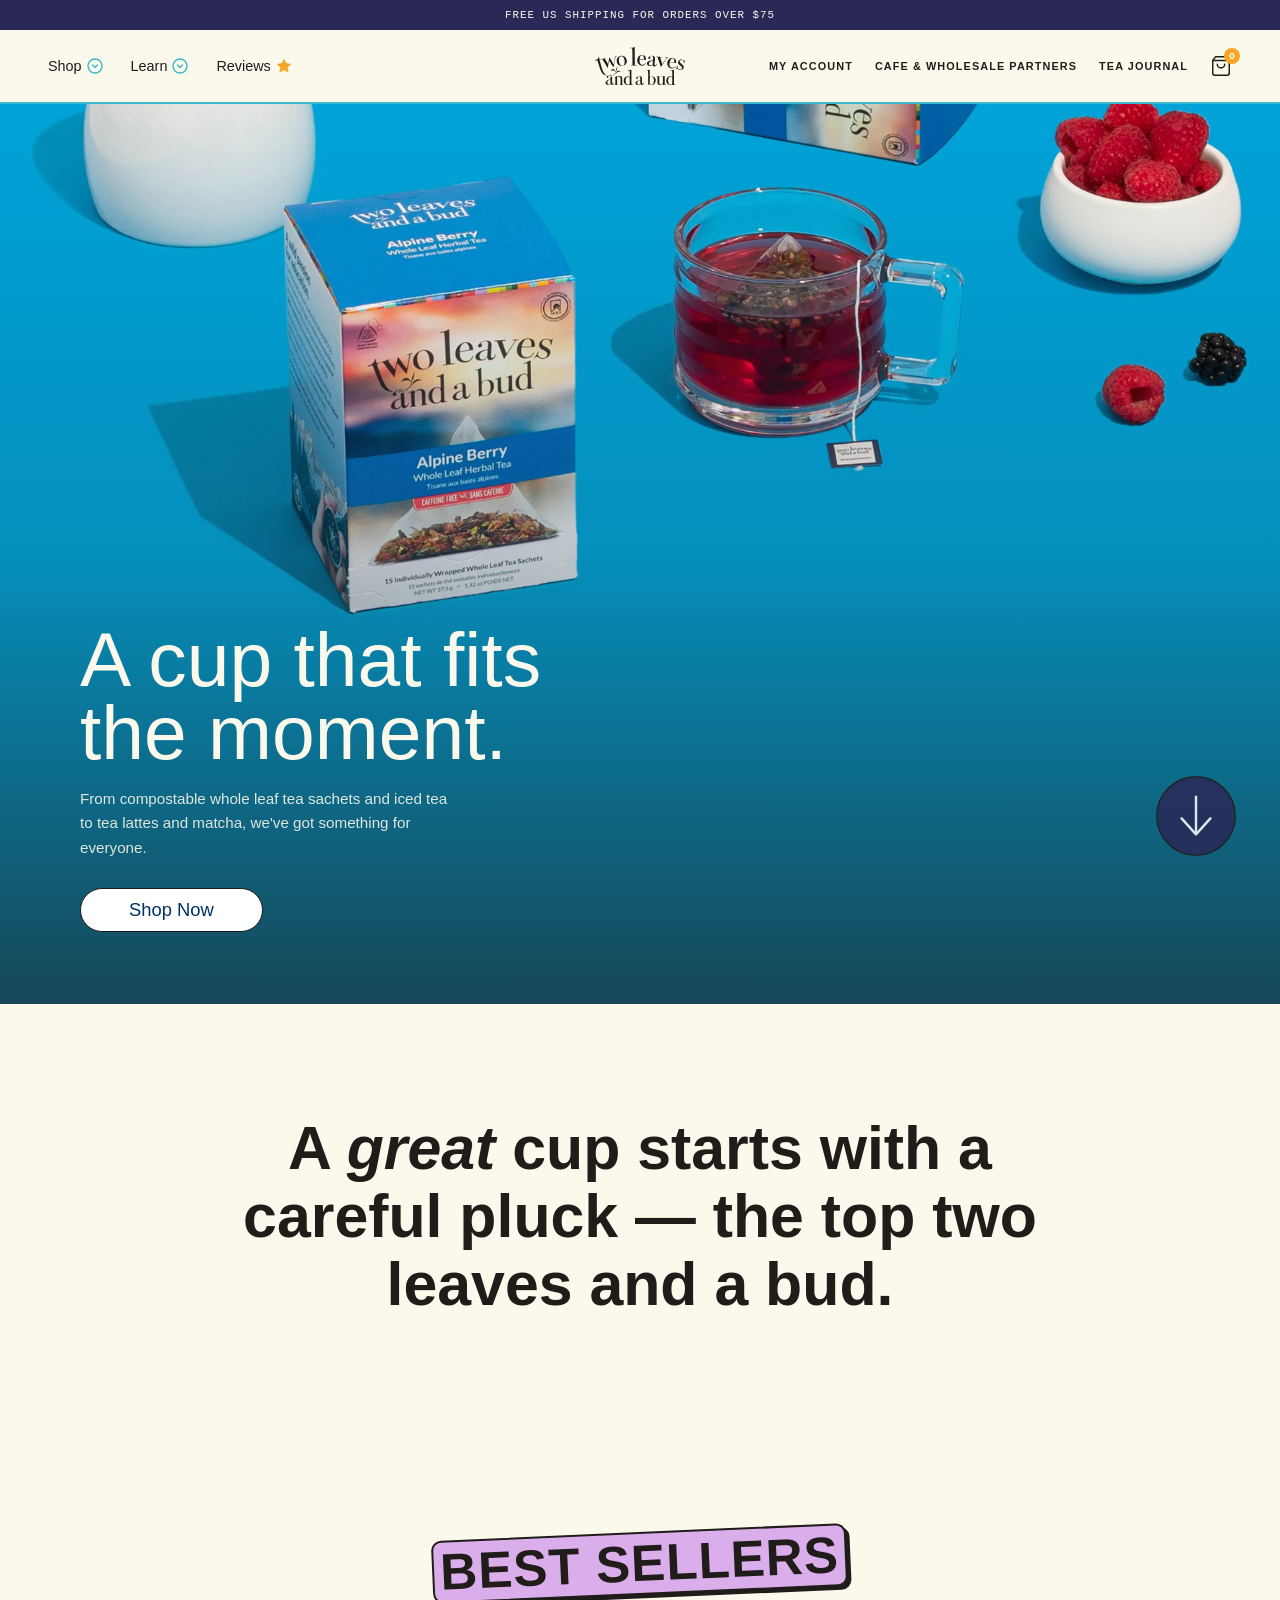
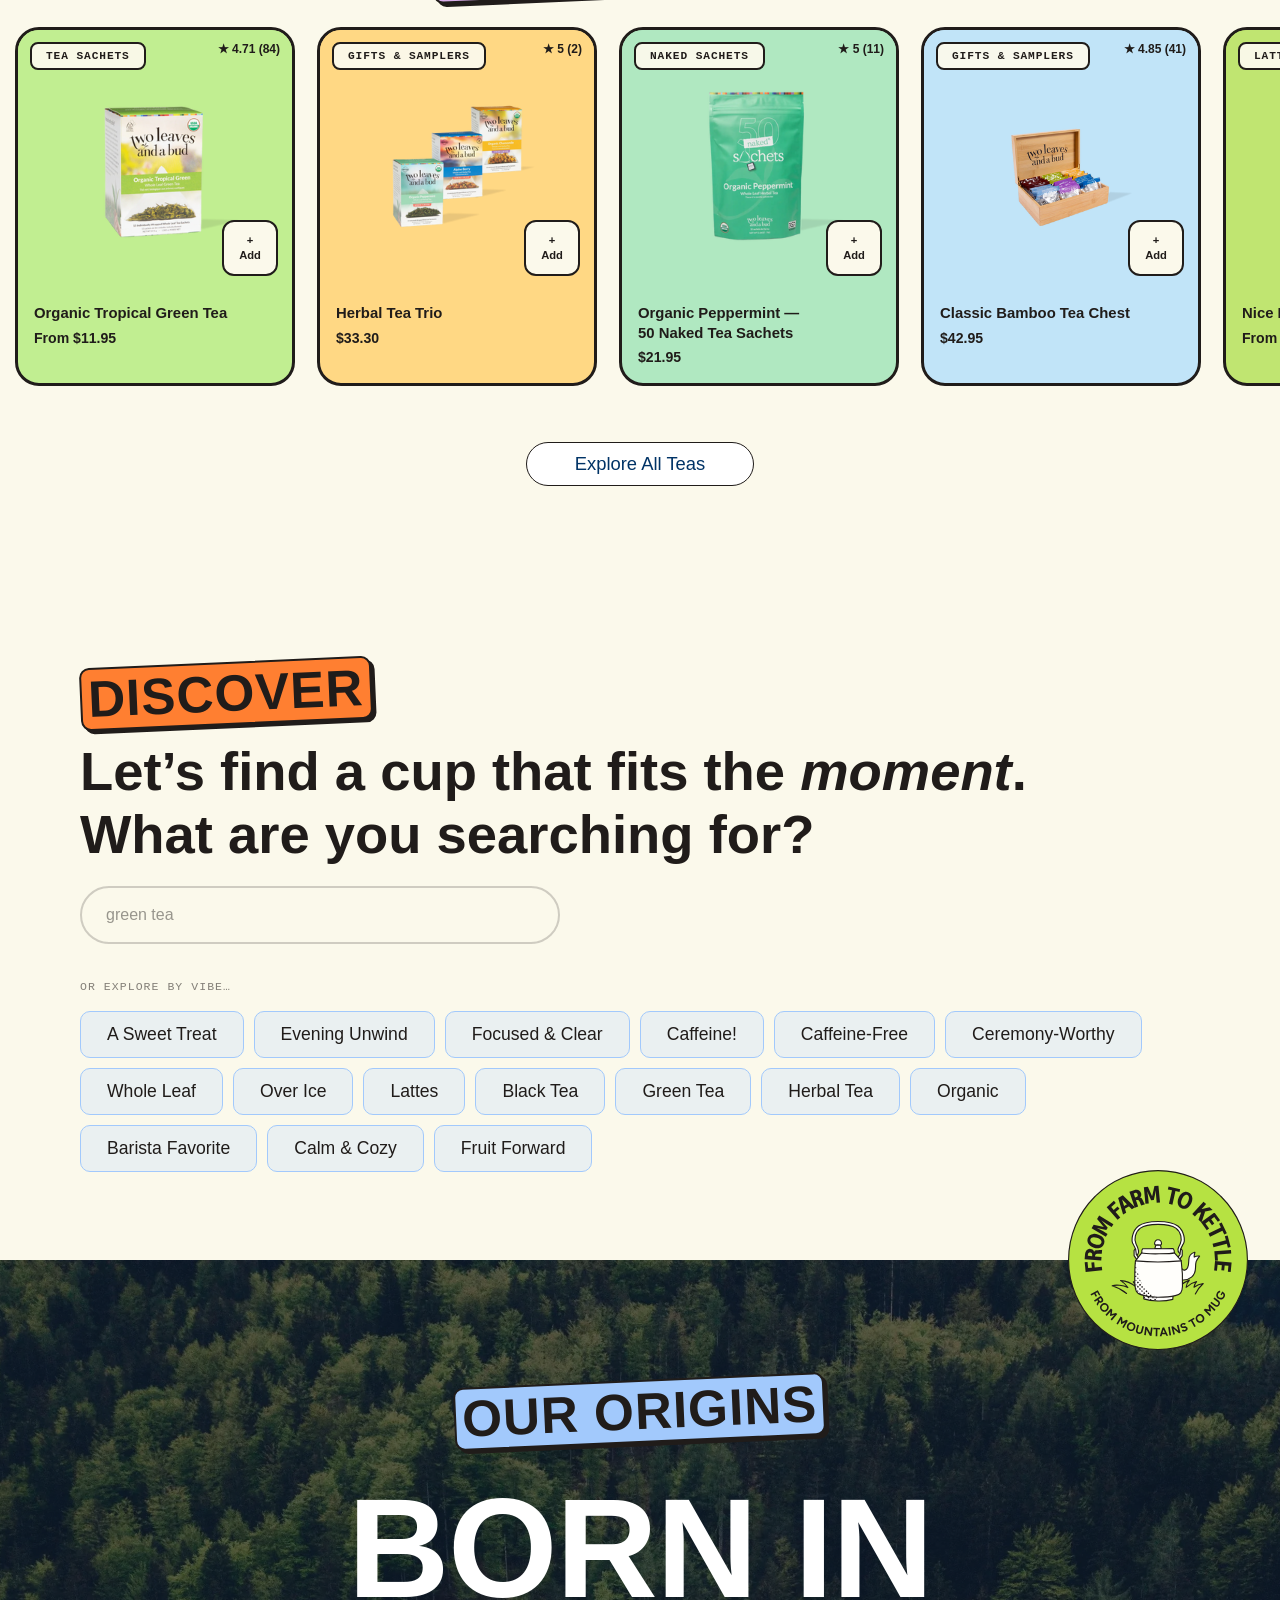
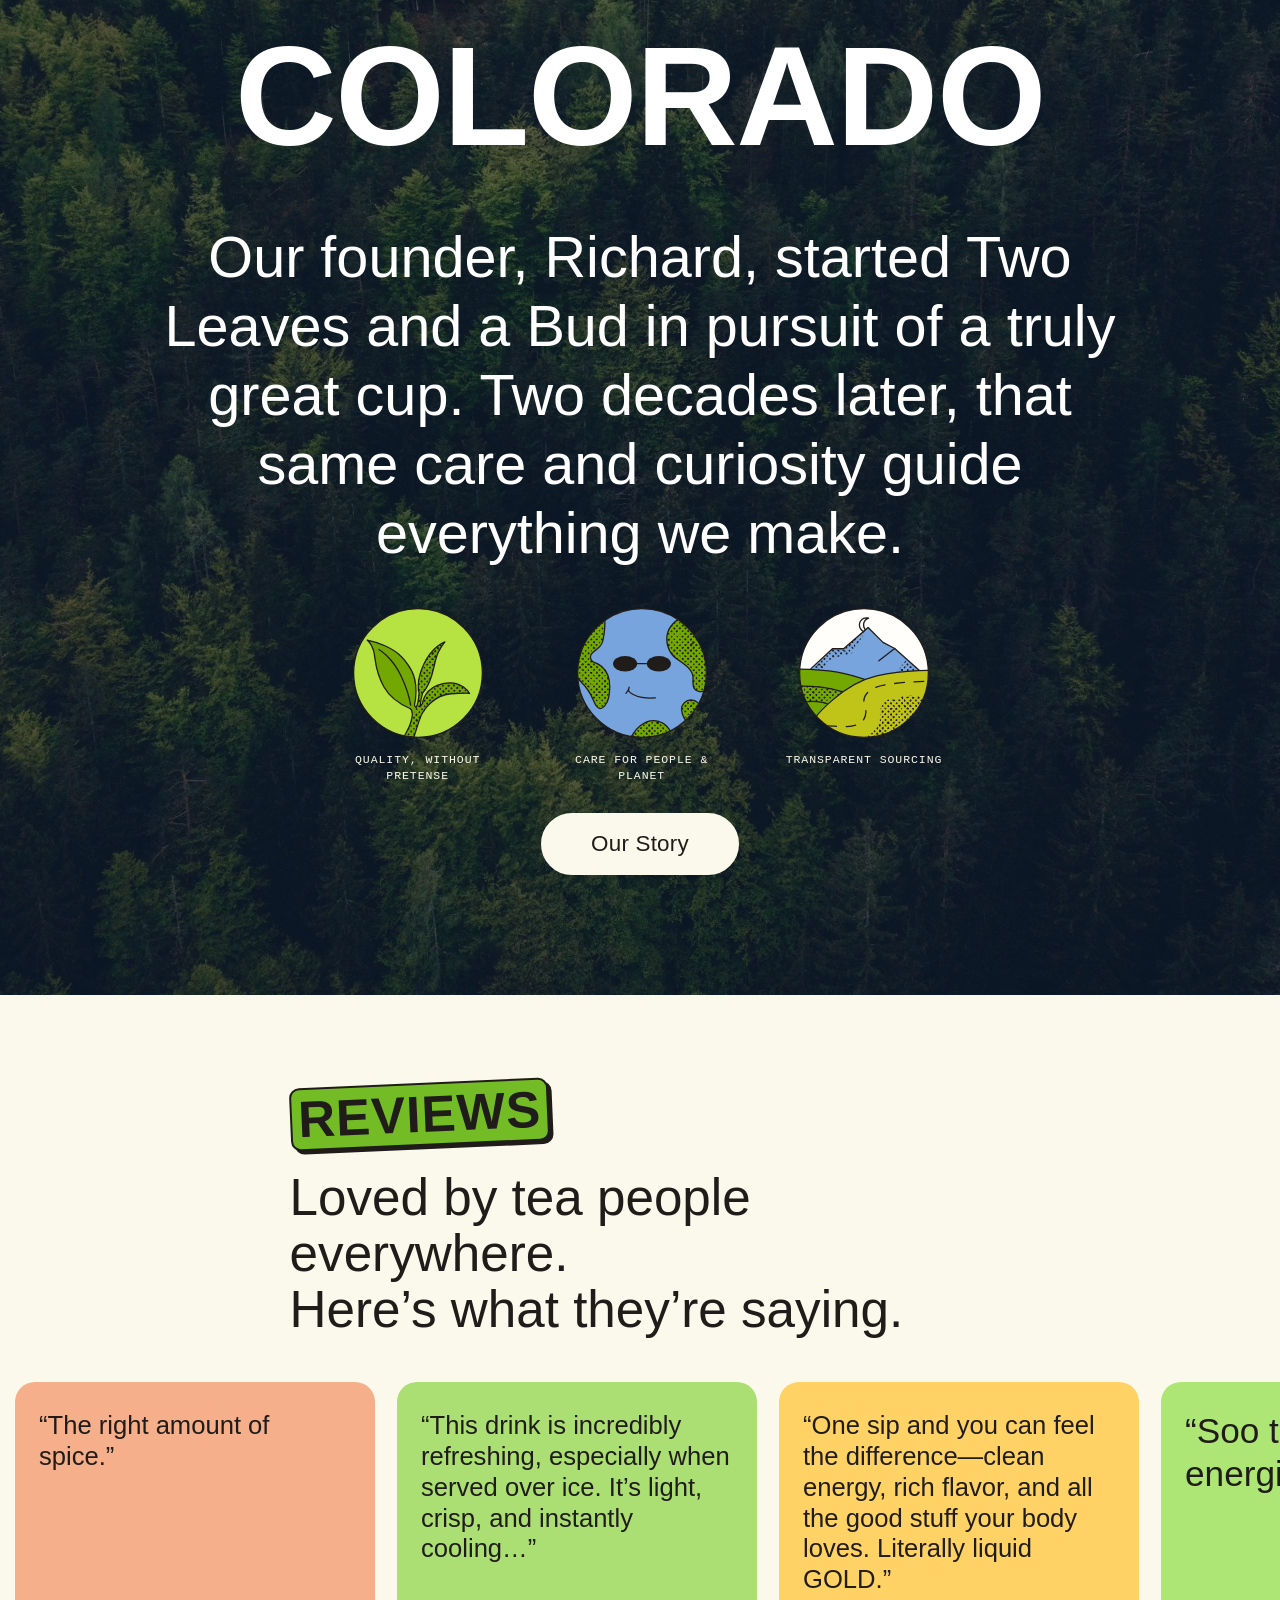
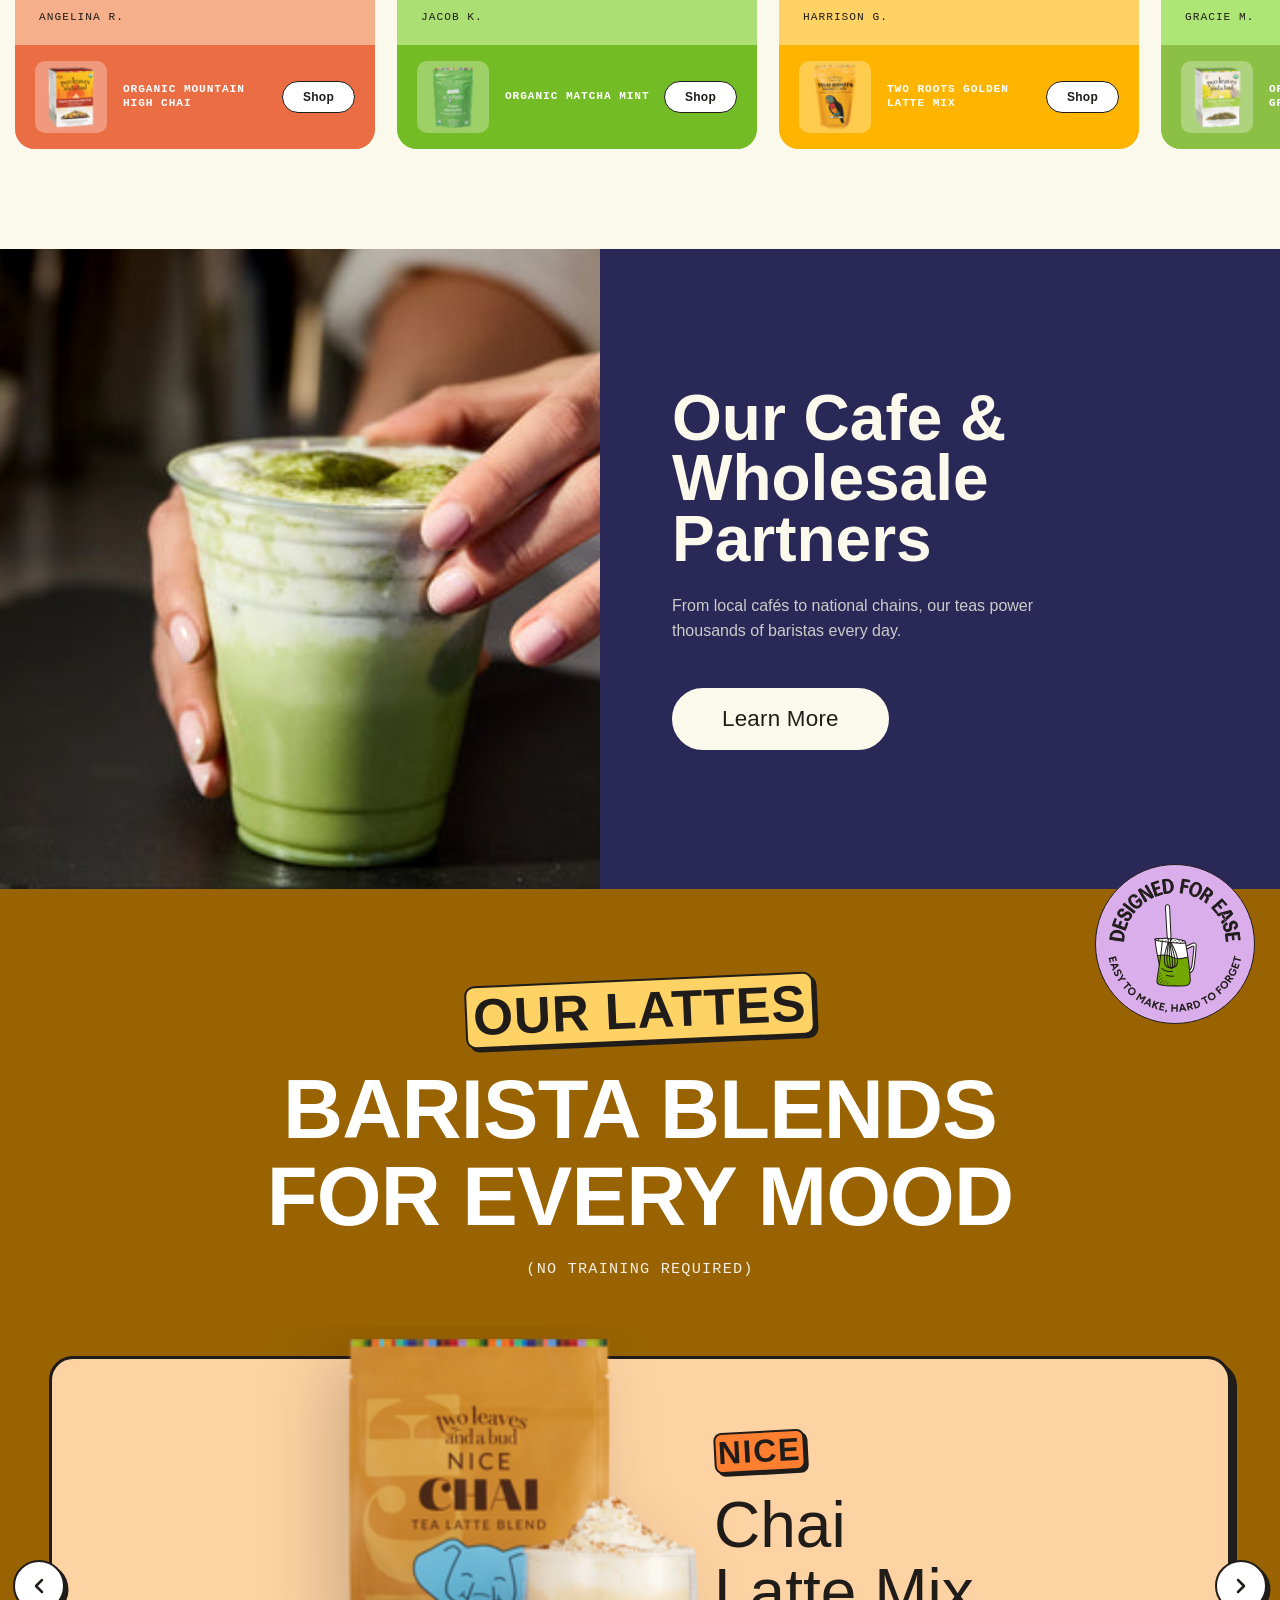
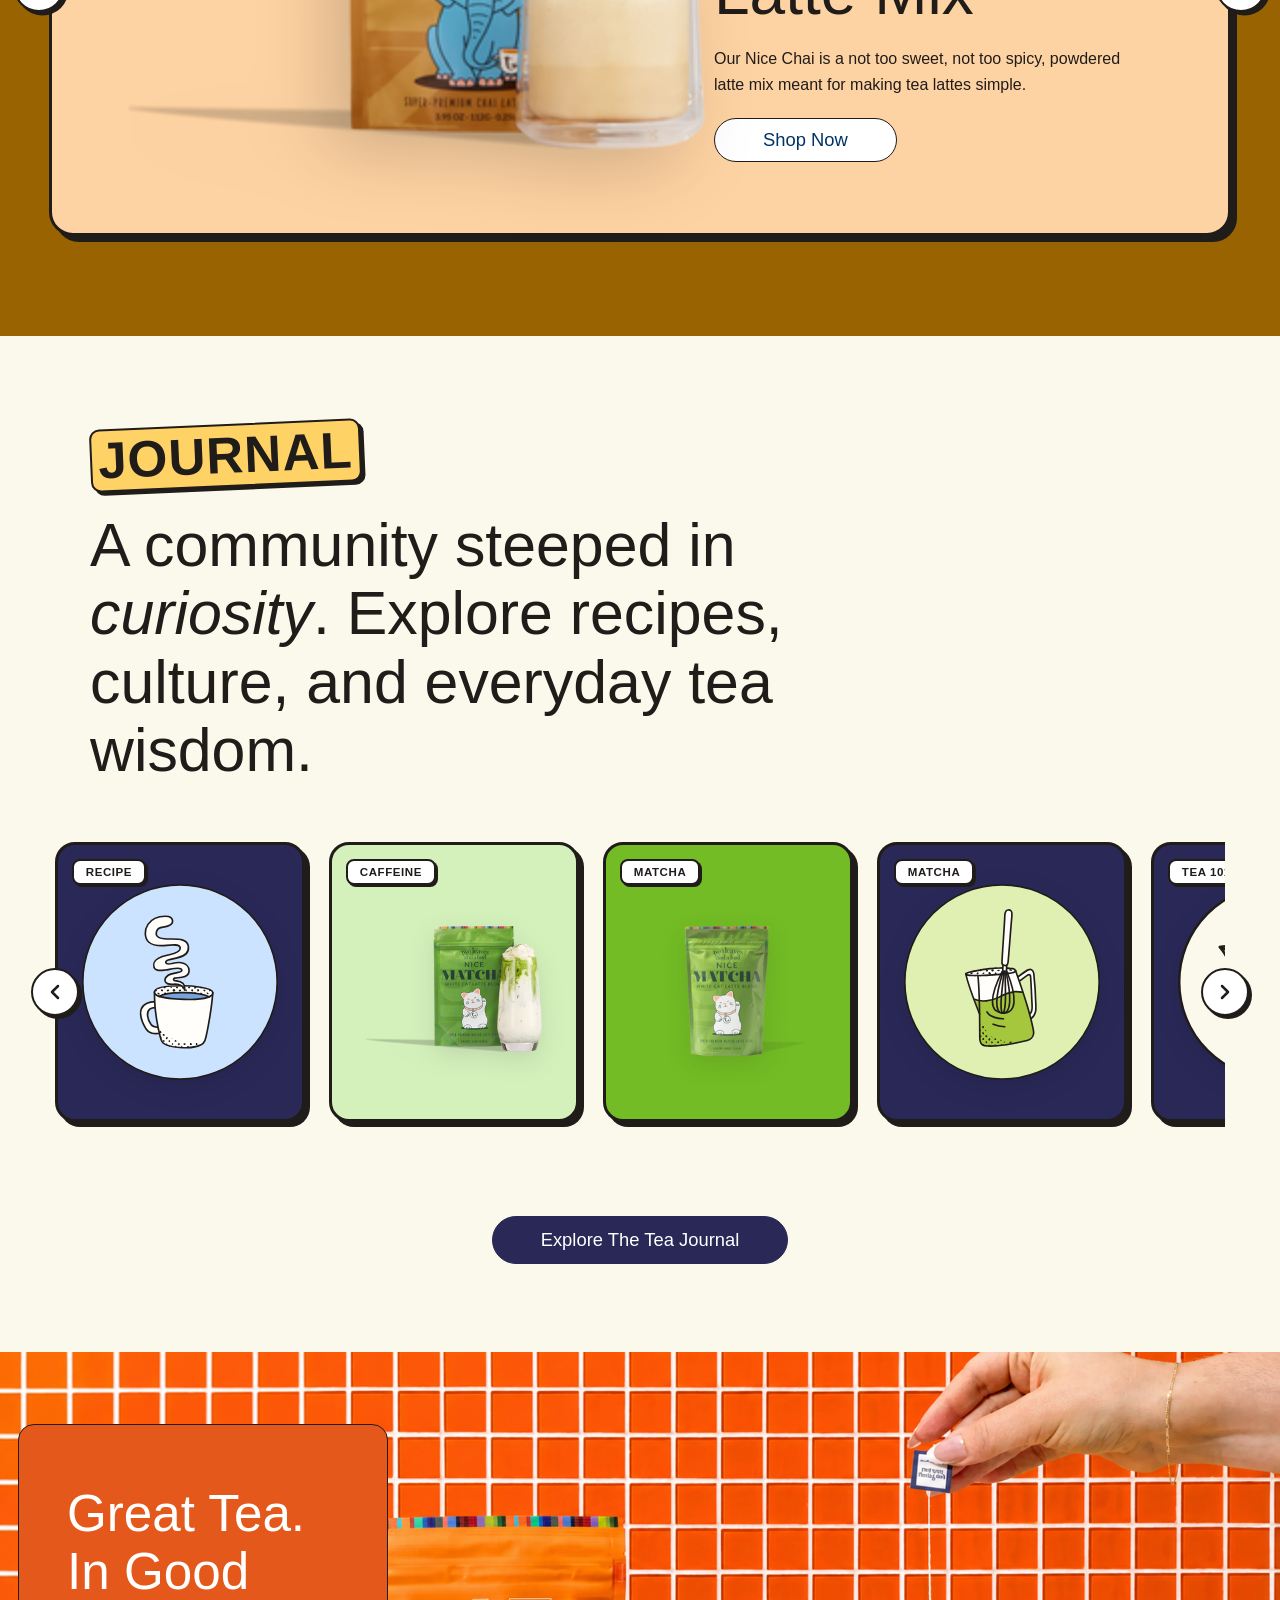
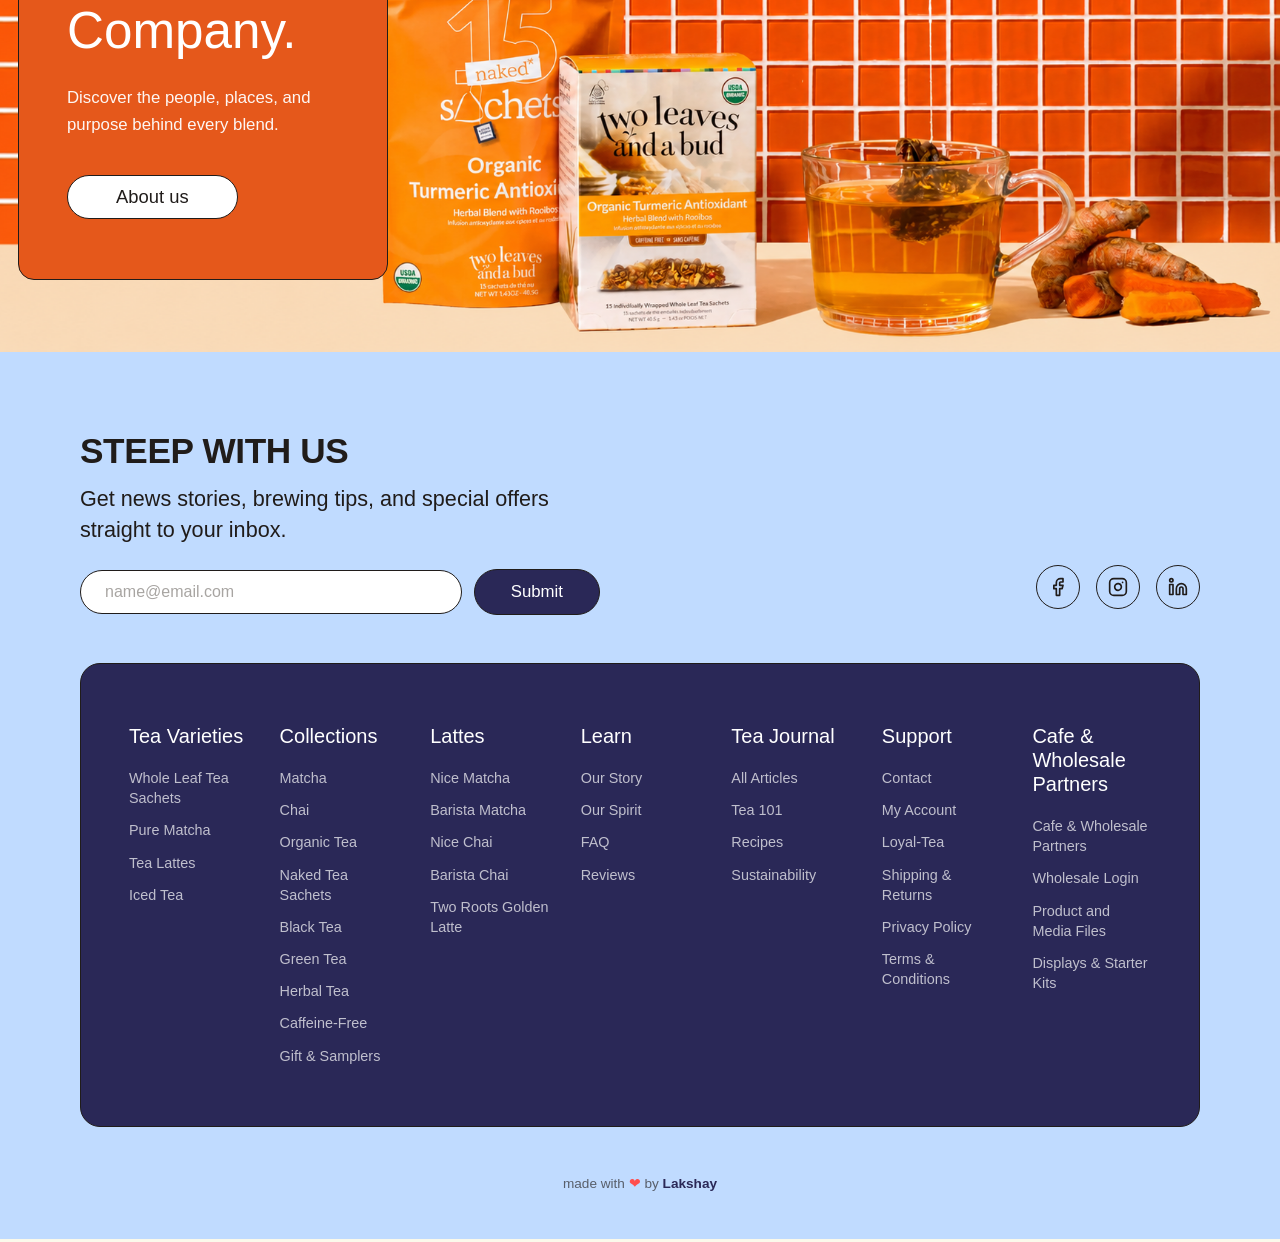
<file: Assignment 6/index.html>
<!doctype html>
<html lang="en">

<head>
  <meta charset="UTF-8" />
  <meta name="viewport" content="width=device-width, initial-scale=1.0" />
  <meta name="theme-color" content="#2a2857" />
  <title>Two Leaves and a Bud â€” A Cup That Fits the Moment</title>
  <link rel="preconnect" href="https://cdn.shopify.com" crossorigin />
  <link rel="preload" href="./assets/Twoleaves_logo.svg" as="image" />
  <link rel="stylesheet" href="style.css" />
</head>

<body>
  <!-- Mobile Navigation Drawer -->
  <div class="mobile-nav-overlay" aria-hidden="true"></div>
  <nav class="mobile-nav-drawer" aria-label="Mobile navigation" aria-hidden="true">
    <div class="mobile-nav-drawer__header">
      <a href="/" class="logo" aria-label="Two Leaves and a Bud home">
        <img src="./assets/Twoleaves_logo.svg" alt="Two Leaves and a Bud" width="120" height="34" />
      </a>
      <button class="mobile-nav-close" aria-label="Close menu">
        <svg width="22" height="22" viewBox="0 0 24 24" fill="none" stroke="currentColor" stroke-width="2"
          stroke-linecap="round" stroke-linejoin="round">
          <line x1="18" y1="6" x2="6" y2="18"></line>
          <line x1="6" y1="6" x2="18" y2="18"></line>
        </svg>
      </button>
    </div>
    <div class="mobile-nav-drawer__links">
      <a href="#" class="mobile-nav-link">Shop</a>
      <a href="#" class="mobile-nav-link">Learn</a>
      <a href="#" class="mobile-nav-link">Reviews</a>
      <a href="#" class="mobile-nav-link">My Account</a>
      <a href="#" class="mobile-nav-link">Cafe &amp; Wholesale</a>
      <a href="#" class="mobile-nav-link">Tea Journal</a>
    </div>
  </nav>

  <div class="announcement-bar">
    <span>Free US shipping for orders over $75</span>
  </div>

  <header class="header">
    <div class="header__inner">
      <nav class="nav-left" aria-label="Primary navigation left">
        <a href="#" class="nav-item">
          Shop
          <span class="nav-icon nav-icon--circle">
            <svg width="16" height="16" viewBox="0 0 16 16" fill="none">
              <circle cx="8" cy="8" r="7" stroke="currentColor" stroke-width="1.4" />
              <path d="M5.5 7 8 9.5 10.5 7" stroke="currentColor" stroke-width="1.4" stroke-linecap="round"
                stroke-linejoin="round" />
            </svg>
          </span>
        </a>
        <a href="#" class="nav-item">
          Learn
          <span class="nav-icon nav-icon--circle">
            <svg width="16" height="16" viewBox="0 0 16 16" fill="none">
              <circle cx="8" cy="8" r="7" stroke="currentColor" stroke-width="1.4" />
              <path d="M5.5 7 8 9.5 10.5 7" stroke="currentColor" stroke-width="1.4" stroke-linecap="round"
                stroke-linejoin="round" />
            </svg>
          </span>
        </a>
        <a href="#" class="nav-item">
          Reviews
          <span class="nav-icon nav-icon--star">
            <svg width="16" height="16" viewBox="0 0 24 24" fill="#f5a623" stroke="#f5a623" stroke-width="1">
              <polygon
                points="12 2 15.09 8.26 22 9.27 17 14.14 18.18 21.02 12 17.77 5.82 21.02 7 14.14 2 9.27 8.91 8.26 12 2" />
            </svg>
          </span>
        </a>
      </nav>
      <a href="/" class="logo" aria-label="Two Leaves and a Bud home">
        <img src="./assets/Twoleaves_logo.svg" alt="Two Leaves and a Bud" width="140" height="40" />
      </a>
      <nav class="nav-right" aria-label="Primary navigation right">
        <a href="#" class="nav-item-right">My Account</a>
        <a href="#" class="nav-item-right">Cafe &amp; Wholesale Partners</a>
        <a href="#" class="nav-item-right">Tea Journal</a>
        <a href="#" class="nav-cart" aria-label="Cart, 0 items">
          <svg width="22" height="22" viewBox="0 0 24 24" fill="none" stroke="currentColor" stroke-width="1.6"
            stroke-linecap="round" stroke-linejoin="round">
            <path d="M6 2 3 6v14a2 2 0 0 0 2 2h14a2 2 0 0 0 2-2V6l-3-4z" />
            <line x1="3" y1="6" x2="21" y2="6" />
            <path d="M16 10a4 4 0 0 1-8 0" />
          </svg>
          <span class="nav-cart-badge">0</span>
        </a>
      </nav>
      <button class="mobile-menu-btn" aria-label="Open menu">
        <span></span>
        <span></span>
        <span></span>
      </button>
    </div>
  </header>

  <main>
    <section class="hero">
      <div class="hero-bg" aria-hidden="true">
        <img src="./assets/hero background.webp" alt="" class="hero-bg-img parallax-img" width="2400" height="1350"
          loading="eager" fetchpriority="high" />
      </div>
      <div class="hero-content fade-up">
        <h1>A cup that fits<br />the moment.</h1>
        <p>
          From compostable whole leaf tea sachets and iced tea to tea lattes
          and matcha, we've got something for everyone.
        </p>
        <a href="#" class="btn btn-primary">Shop Now</a>
      </div>
      <div class="hero-accent" aria-hidden="true">
        <img src="./assets/Frame_727.svg" alt="" width="50" height="50" />
      </div>
    </section>

    <section class="tagline">
      <div class="tagline-inner fade-up">
        <h2>
          A <em>great</em> cup starts with a careful
          pluck&nbsp;&mdash;&nbsp;the top two leaves and a bud.
        </h2>
      </div>
    </section>

    <section class="products">
      <div class="products-header">
        <span class="label-chip" style="--chip-color: #daaeea">Best sellers</span>
      </div>
      <div class="carousel products-carousel">
        <article class="product-card" style="--light-bg: #c1ee91; --dark-bg: #8bc045">
          <div class="product-card__media">
            <img src="./assets/organic_tropical_green_tea_sachet_featured.webp" alt="Organic Tropical Green Tea"
              loading="lazy" width="600" height="600" />
            <span class="product-tag">Tea Sachets</span>
            <span class="product-rating">4.71 (84)</span>
            <button class="btn-add" aria-label="Add Organic Tropical Green Tea">
              <span>+</span><span>Add</span>
            </button>
          </div>
          <div class="product-card__info">
            <p class="product-name">Organic Tropical Green Tea</p>
            <p class="product-price">From $11.95</p>
            <p class="product-desc">
              Our Organic Tropical Green is a fruity and fun take on a classic
              green tea.
            </p>
          </div>
        </article>

        <article class="product-card" style="--light-bg: #ffd884; --dark-bg: #f5a800">
          <div class="product-card__media">
            <img src="./assets/bundle-herbal-tea-trio-featured-image.webp" alt="Herbal Tea Trio" loading="lazy"
              width="600" height="600" />
            <span class="product-tag">Gifts &amp; Samplers</span>
            <span class="product-rating">5 (2)</span>
            <button class="btn-add" aria-label="Add Herbal Tea Trio">
              <span>+</span><span>Add</span>
            </button>
          </div>
          <div class="product-card__info">
            <p class="product-name">Herbal Tea Trio</p>
            <p class="product-price">$33.30</p>
            <p class="product-desc">A trio of soothing herbal teas.</p>
          </div>
        </article>

        <article class="product-card" style="--light-bg: #b0e8c1; --dark-bg: #51c073">
          <div class="product-card__media">
            <img src="./assets/peppermint_naked_featured.webp" alt="Organic Peppermint - 50 Naked Tea Sachets"
              loading="lazy" width="600" height="600" />
            <span class="product-tag">Naked Sachets</span>
            <span class="product-rating">5 (11)</span>
            <button class="btn-add" aria-label="Add Organic Peppermint">
              <span>+</span><span>Add</span>
            </button>
          </div>
          <div class="product-card__info">
            <p class="product-name">
              Organic Peppermint&nbsp;&mdash;<br />50 Naked Tea Sachets
            </p>
            <p class="product-price">$21.95</p>
            <p class="product-desc">
              Our organic Peppermint tea is made from peppermint grown in
              Washington State.
            </p>
          </div>
        </article>

        <article class="product-card" style="--light-bg: #c1e4f8; --dark-bg: #71b2fc">
          <div class="product-card__media">
            <img src="./assets/Bamboo_Tea_Chest.webp" alt="Classic Bamboo Tea Chest" loading="lazy" width="600"
              height="600" />
            <span class="product-tag">Gifts &amp; Samplers</span>
            <span class="product-rating">4.85 (41)</span>
            <button class="btn-add" aria-label="Add Classic Bamboo Tea Chest">
              <span>+</span><span>Add</span>
            </button>
          </div>
          <div class="product-card__info">
            <p class="product-name">Classic Bamboo Tea Chest</p>
            <p class="product-price">$42.95</p>
            <p class="product-desc">
              This 6-slot bamboo box offers a sampling of eight sachets each
              of six of our best selling teas.
            </p>
          </div>
        </article>

        <article class="product-card" style="--light-bg: #c0e571; --dark-bg: #87c00d">
          <div class="product-card__media">
            <img src="./assets/Latte_Mix.webp" alt="Nice Matcha Tea Latte Mix" loading="lazy" width="600"
              height="600" />
            <span class="product-tag">Latte Mix</span>
            <span class="product-rating">4.41 (22)</span>
            <button class="btn-add" aria-label="Add Nice Matcha Tea Latte Mix">
              <span>+</span><span>Add</span>
            </button>
          </div>
          <div class="product-card__info">
            <p class="product-name">Nice Matcha Tea Latte Mix</p>
            <p class="product-price">From $12.95</p>
            <p class="product-desc">
              Our Nice Matcha is a lightly sweetened powdered mix meant for
              making tea lattes simple.
            </p>
          </div>
        </article>

        <article class="product-card" style="--light-bg: #ffcb96; --dark-bg: #f09f54">
          <div class="product-card__media">
            <img src="./assets/Latte_Mix_b400f40c-730f-4122-9058-cfc4e5bf8faf.webp" alt="Nice Chai Tea Latte Mix"
              loading="lazy" width="600" height="600" />
            <span class="product-tag">Latte Mix</span>
            <span class="product-rating">4.24 (17)</span>
            <button class="btn-add" aria-label="Add Nice Chai Tea Latte Mix">
              <span>+</span><span>Add</span>
            </button>
          </div>
          <div class="product-card__info">
            <p class="product-name">Nice Chai Tea Latte Mix</p>
            <p class="product-price">From $12.95</p>
            <p class="product-desc">
              Our Nice Chai is a not too sweet, not too spicy, powdered latte
              mix meant for making tea lattes simple.
            </p>
          </div>
        </article>

        <article class="product-card" style="--light-bg: #ffd1b8; --dark-bg: #ea6d44">
          <div class="product-card__media">
            <img src="./assets/organic_high_mountain_chai_tea_sachet_featured.webp" alt="Organic Mountain High Chai Tea"
              loading="lazy" width="600" height="600" />
            <span class="product-tag">Tea Sachets</span>
            <span class="product-rating">4.79 (108)</span>
            <button class="btn-add" aria-label="Add Organic Mountain High Chai Tea">
              <span>+</span><span>Add</span>
            </button>
          </div>
          <div class="product-card__info">
            <p class="product-name">Organic Mountain High Chai Tea</p>
            <p class="product-price">From $11.95</p>
            <p class="product-desc">
              An ode to our Rocky Mountain roots, our organic Mountain High
              Chai takes your tastebuds down a spice-filled ski slope.
            </p>
          </div>
        </article>

        <article class="product-card" style="--light-bg: #cce3ff; --dark-bg: #78a4dd">
          <div class="product-card__media">
            <img src="./assets/Naked_Tea.webp" alt="Organic Earl Grey - 50 Naked Tea Sachets" loading="lazy" width="600"
              height="600" />
            <span class="product-tag">Naked Sachets</span>
            <span class="product-rating">4.56 (41)</span>
            <button class="btn-add" aria-label="Add Organic Earl Grey">
              <span>+</span><span>Add</span>
            </button>
          </div>
          <div class="product-card__info">
            <p class="product-name">
              Organic Earl Grey&nbsp;&mdash;<br />50 Naked Tea Sachets
            </p>
            <p class="product-price">$21.95</p>
            <p class="product-desc">
              Earl Grey&rsquo;s distinctive aroma comes from bergamot &mdash;
              a citrus fruit about the size of an orange but yellow-green and
              slightly pear-shaped.
            </p>
          </div>
        </article>

        <article class="product-card" style="--light-bg: #aee0f9; --dark-bg: #26a4e4">
          <div class="product-card__media">
            <img src="./assets/alpine_berry_naked_featured.webp" alt="Alpine Berry - 15 Naked Tea Sachets"
              loading="lazy" width="600" height="600" />
            <span class="product-tag">Naked Sachets</span>
            <span class="product-rating">5 (5)</span>
            <button class="btn-add" aria-label="Add Alpine Berry">
              <span>+</span><span>Add</span>
            </button>
          </div>
          <div class="product-card__info">
            <p class="product-name">
              Alpine Berry&nbsp;&mdash;<br />15 Naked Tea Sachets
            </p>
            <p class="product-price">From $8.95</p>
            <p class="product-desc">
              Our signature herbal blend, Alpine Berry is a caffeine-free,
              naturally sweet and tart tea.
            </p>
          </div>
        </article>
      </div>
      <div class="products-footer">
        <a href="#" class="btn btn-primary">Explore All Teas</a>
      </div>
    </section>

    <section class="discover">
      <div class="discover-inner fade-up">
        <span class="label-chip" style="--chip-color: #ff7f31">Discover</span>
        <h2>
          Let&rsquo;s find a cup that fits the <em>moment</em>.<br />What are
          you searching for?
        </h2>
        <div class="search-bar">
          <input type="text" placeholder="green tea" aria-label="Search teas" />
        </div>
        <p class="vibe-heading">Or explore by vibe&hellip;</p>
        <div class="filter-tags">
          <button class="filter-tag">A Sweet Treat</button>
          <button class="filter-tag">Evening Unwind</button>
          <button class="filter-tag">Focused &amp; Clear</button>
          <button class="filter-tag">Caffeine!</button>
          <button class="filter-tag">Caffeine-Free</button>
          <button class="filter-tag">Ceremony-Worthy</button>
          <button class="filter-tag">Whole Leaf</button>
          <button class="filter-tag">Over Ice</button>
          <button class="filter-tag">Lattes</button>
          <button class="filter-tag">Black Tea</button>
          <button class="filter-tag">Green Tea</button>
          <button class="filter-tag">Herbal Tea</button>
          <button class="filter-tag">Organic</button>
          <button class="filter-tag">Barista Favorite</button>
          <button class="filter-tag">Calm &amp; Cozy</button>
          <button class="filter-tag">Fruit Forward</button>
        </div>
      </div>
    </section>

    <section class="origins">
      <div class="origins-bg parallax-img" aria-hidden="true">
        <img src="./assets/adam-vradenburg-_gu7E90QChU-unsplash_1_1.webp" alt="" loading="lazy" width="2560"
          height="1440" />
      </div>
      <img src="./assets/From_farm_to_kettle_c340e18e-6549-4712-b2b1-b64a827e6338.svg" alt="From Farm to Kettle"
        class="origins-float-badge" aria-hidden="true" />
      <div class="origins-content">
        <span class="label-chip origins-badge" style="--chip-color: #a2c9fc; --chip-text: #201c1a">Our origins</span>
        <h2 class="origins-headline fade-up">born in<br />colorado</h2>
        <h3 class="origins-story">
          Our founder, Richard, started Two Leaves and a Bud in pursuit of a
          truly great cup. Two decades later, that same care and curiosity
          guide everything we make.
        </h3>
        <div class="origins-our-story">
          <div class="origins-features">
            <div class="origins-feature fade-up">
              <img src="./assets/Quality_without_pretense.svg" alt="" width="100" height="100" loading="lazy" />
              <p>Quality, Without Pretense</p>
            </div>
            <div class="origins-feature fade-up">
              <img src="./assets/care_for_ppl_1.svg" alt="" width="100" height="100" loading="lazy" />
              <p>Care for People &amp; Planet</p>
            </div>
            <div class="origins-feature fade-up">
              <img src="./assets/transparent_sourcing.svg" alt="" width="100" height="100" loading="lazy" />
              <p>Transparent Sourcing</p>
            </div>
          </div>
          <a href="#" class="btn btn-white">Our Story</a>
        </div>
    </section>

    <section class="testimonials">
      <div class="testimonials-header">
        <div class="testimonials-header-inner">
          <span class="label-chip reviews-badge" style="--chip-color: #73bc25">Reviews</span>
          <h2 class="fade-up">
            Loved by tea people everywhere.<br />Here&rsquo;s what they&rsquo;re
            saying.
          </h2>
        </div>
      </div>
      <div class="carousel testimonials-carousel">
        <article class="testimonial-card" style="--bg-color: #f5af8a; --product-bg: #ea6d44">
          <div class="testimonial-card__content">
            <p class="testimonial-quote">
              &ldquo;The right amount of spice.&rdquo;
            </p>
            <span class="testimonial-author">Angelina R.</span>
          </div>
          <div class="testimonial-card__product">
            <div class="testimonial-product-img">
              <img src="./assets/Organic-Mtn-High-Chai-R15-angle_square_KO_1_2.png" alt="Organic Mountain High Chai"
                loading="lazy" width="144" height="144" />
            </div>
            <div class="testimonial-product-info">
              <p>Organic Mountain High Chai</p>
              <a href="#" class="btn btn-outline-dark">Shop</a>
            </div>
          </div>
        </article>

        <article class="testimonial-card" style="--bg-color: #abdf74; --product-bg: #73bc25">
          <div class="testimonial-card__content">
            <p class="testimonial-quote">
              &ldquo;This drink is incredibly refreshing, especially when
              served over ice. It&rsquo;s light, crisp, and instantly
              cooling&hellip;&rdquo;
            </p>
            <span class="testimonial-author">Jacob K.</span>
          </div>
          <div class="testimonial-card__product">
            <div class="testimonial-product-img">
              <img src="./assets/Organic-Mtn-High-Chai-R15-angle_square_KO_1.png" alt="Organic Matcha Mint"
                loading="lazy" width="144" height="144" />
            </div>
            <div class="testimonial-product-info">
              <p>Organic Matcha Mint</p>
              <a href="#" class="btn btn-outline-dark">Shop</a>
            </div>
          </div>
        </article>

        <article class="testimonial-card" style="--bg-color: #ffd265; --product-bg: #ffb500">
          <div class="testimonial-card__content">
            <p class="testimonial-quote">
              &ldquo;One sip and you can feel the difference&mdash;clean
              energy, rich flavor, and all the good stuff your body loves.
              Literally liquid GOLD.&rdquo;
            </p>
            <span class="testimonial-author">Harrison G.</span>
          </div>
          <div class="testimonial-card__product">
            <div class="testimonial-product-img">
              <img src="./assets/Organic-Mtn-High-Chai-R15-angle_square_KO_1_1.png" alt="Two Roots Golden Latte Mix"
                loading="lazy" width="144" height="144" />
            </div>
            <div class="testimonial-product-info">
              <p>Two Roots Golden Latte Mix</p>
              <a href="#" class="btn btn-outline-dark">Shop</a>
            </div>
          </div>
        </article>

        <article class="testimonial-card" style="--bg-color: #ade674; --product-bg: #8bc045">
          <div class="testimonial-card__content">
            <p class="testimonial-quote testimonial-quote--large">
              &ldquo;Soo tasty and energizing.&rdquo;
            </p>
            <span class="testimonial-author">Gracie M.</span>
          </div>
          <div class="testimonial-card__product">
            <div class="testimonial-product-img">
              <img src="./assets/Organic-Mtn-High-Chai-R15-angle_square_KO_1_3.png" alt="Organic Tropical Green Tea"
                loading="lazy" width="144" height="144" />
            </div>
            <div class="testimonial-product-info">
              <p>Organic Tropical Green Tea</p>
              <a href="#" class="btn btn-outline-dark">Shop</a>
            </div>
          </div>
        </article>

        <article class="testimonial-card" style="--bg-color: #d9c2e1; --product-bg: #c790db">
          <div class="testimonial-card__content">
            <p class="testimonial-quote testimonial-quote--large">
              &ldquo;The perfect start to my day.&rdquo;
            </p>
            <span class="testimonial-author">Jorge F.</span>
          </div>
          <div class="testimonial-card__product">
            <div class="testimonial-product-img">
              <img src="./assets/Organic-Mtn-High-Chai-R15-angle_square_KO_1_4.png" alt="Jasmine Petal" loading="lazy"
                width="144" height="144" />
            </div>
            <div class="testimonial-product-info">
              <p>Jasmine Petal</p>
              <a href="#" class="btn btn-outline-dark">Shop</a>
            </div>
          </div>
        </article>
      </div>
    </section>

    <section class="wholesale">
      <div class="wholesale-media">
        <img src="./assets/Cafes_and_Partners_Hero_-rescaled.webp"
          alt="Person holding a glass of green matcha latte on a dark surface" loading="lazy" width="100%"
          height="100%" />
      </div>
      <div class="wholesale-content fade-up">
        <h2 class="our-cafe-heading">Our Cafe &amp;<br />Wholesale Partners</h2>
        <p>
          From local caf&eacute;s to national chains, our teas power thousands
          of baristas every day.
        </p>
        <a href="#" class="btn btn-white">Learn More</a>
      </div>
    </section>

    <section class="our-lattee">
      <img src="./assets/designed_for_ease.svg" alt="Designed For Ease" class="our-lattee-badge" />
      <div class="our-lattee-container">
        <span class="our-lattee-badge-title">Our Lattes</span>
        <h2 class="our-lattee-main-title">Barista Blends for Every Mood</h2>
        <p class="our-lattee-subtext">(No Training Required)</p>
      </div>

      <div class="latte-carousel-wrapper">
        <button class="latte-carousel-btn prev-btn" aria-label="Previous slide">
          <svg width="24" height="24" viewBox="0 0 24 24" fill="none" stroke="currentColor" stroke-width="2.5"
            stroke-linecap="round" stroke-linejoin="round">
            <polyline points="15 18 9 12 15 6"></polyline>
          </svg>
        </button>

        <div class="latte-carousel">
          <!-- Slide 1: Nice Chai -->
          <div class="latte-slide" data-section-bg="#986300" style="--card-bg: #fed3a3; --badge-bg: #ff7f31;">
            <div class="latte-slide__media">
              <img src="./assets/Nice_Chai.webp" alt="Nice Chai Latte Mix" loading="lazy" />
            </div>
            <div class="latte-slide__info">
              <span class="latte-slide__tag">Nice</span>
              <h3 class="latte-slide__title">Chai<br />Latte Mix</h3>
              <p class="latte-slide__desc">
                Our Nice Chai is a not too sweet, not too spicy, powdered latte mix meant for making tea lattes simple.
              </p>
              <button class="latte-slide__btn">Shop Now</button>
            </div>
          </div>

          <!-- Slide 2: Nice Matcha -->
          <div class="latte-slide" data-section-bg="#3c6310" style="--card-bg: #c7f093; --badge-bg: #8bc045;">
            <div class="latte-slide__media">
              <img src="./assets/Nice_Matcha.webp" alt="Nice Matcha Latte Mix" loading="lazy" />
            </div>
            <div class="latte-slide__info">
              <span class="latte-slide__tag">Nice</span>
              <h3 class="latte-slide__title">Matcha<br />Latte Mix</h3>
              <p class="latte-slide__desc">
                A mix of finely ground green tea and just enough sweetness to blend into delicious matcha lattes or
                smoothies.
              </p>
              <button class="latte-slide__btn">Shop Now</button>
            </div>
          </div>

          <!-- Slide 3: Two Roots -->
          <div class="latte-slide" data-section-bg="#9d710f" style="--card-bg: #fed260; --badge-bg: #ffb500;">
            <div class="latte-slide__media">
              <img src="./assets/Two_Roots.webp" alt="Two Roots Golden Latte" loading="lazy" />
            </div>
            <div class="latte-slide__info">
              <span class="latte-slide__tag">Two Roots</span>
              <h3 class="latte-slide__title">Golden Latte</h3>
              <p class="latte-slide__desc">
                Naturally caffeine-free blend of spice and sweetness for making golden lattes simple. Only 6 grams of
                sugar per serving makes this spicy and sweet treat totally satisfying.
              </p>
              <button class="latte-slide__btn">Shop Now</button>
            </div>
          </div>

          <!-- Slide 4: Barista Chai -->
          <div class="latte-slide" data-section-bg="#a16b23" style="--card-bg: #fcd5ab; --badge-bg: #ea6d44;">
            <div class="latte-slide__media">
              <img src="./assets/Barista_Chai.webp" alt="Barista Chai Latte Mix" loading="lazy" />
            </div>
            <div class="latte-slide__info">
              <span class="latte-slide__tag">Barista</span>
              <h3 class="latte-slide__title">Chai<br />Latte Mix</h3>
              <p class="latte-slide__desc">
                Real spices blend with cane sugar and Indian and African black teas to make for an indulgent and spicy
                sipping experience.
              </p>
              <button class="latte-slide__btn">Shop Now</button>
            </div>
          </div>

          <!-- Slide 5: Barista Matcha -->
          <div class="latte-slide" data-section-bg="#1b5825" style="--card-bg: #a2f073; --badge-bg: #73bc25;">
            <div class="latte-slide__media">
              <img src="./assets/Barista_Matcha_new_pack.webp" alt="Barista Matcha Latte Mix" loading="lazy" />
            </div>
            <div class="latte-slide__info">
              <span class="latte-slide__tag">Barista</span>
              <h3 class="latte-slide__title">Matcha<br />Latte Mix</h3>
              <p class="latte-slide__desc">
                Our Barista Matcha will satisfy those who will like to enjoy a sweet treat. Pure Japanese matcha blends
                with cane sugar to make for a rich and satisfying sipping experience.
              </p>
              <button class="latte-slide__btn">Shop Now</button>
            </div>
          </div>
        </div>

        <button class="latte-carousel-btn next-btn" aria-label="Next slide">
          <svg width="24" height="24" viewBox="0 0 24 24" fill="none" stroke="currentColor" stroke-width="2.5"
            stroke-linecap="round" stroke-linejoin="round">
            <polyline points="9 18 15 12 9 6"></polyline>
          </svg>
        </button>
      </div>
    </section>

    <section class="journal">
      <div class="journal-header">
        <span class="label-chip journal-badge">Journal</span>
        <h2 class="journal-title">
          A community steeped in <em>curiosity</em>. Explore recipes, culture, and everyday tea wisdom.
        </h2>
      </div>

      <div class="journal-carousel-wrapper">
        <button class="journal-carousel-btn prev-btn" aria-label="Previous slide">
          <svg width="24" height="24" viewBox="0 0 24 24" fill="none" stroke="currentColor" stroke-width="2.5" stroke-linecap="round" stroke-linejoin="round">
            <polyline points="15 18 9 12 15 6"></polyline>
          </svg>
        </button>

        <div class="journal-carousel">
          <!-- Card 1: RECIPE -->
          <div class="journal-card card-navy">
            <span class="journal-card__tag">Recipe</span>
            <div class="journal-card__media">
              <img src="./assets/enjoy_9b280eb3-acdd-47d2-ba91-0d2f259d3d66.svg" alt="Tea Cup Recipe illustration" loading="lazy" />
            </div>
          </div>

          <!-- Card 2: CAFFEINE -->
          <div class="journal-card card-mint">
            <span class="journal-card__tag">Caffeine</span>
            <div class="journal-card__media">
              <img src="./assets/Nice_Matcha.webp" alt="Nice Matcha loose sachet and powder" loading="lazy" />
            </div>
          </div>

          <!-- Card 3: MATCHA -->
          <div class="journal-card card-green">
            <span class="journal-card__tag">Matcha</span>
            <div class="journal-card__media">
              <img src="./assets/Latte_Mix.webp" alt="Nice Matcha Latte mix package and glass" loading="lazy" />
            </div>
          </div>

          <!-- Card 4: MATCHA -->
          <div class="journal-card card-navy">
            <span class="journal-card__tag">Matcha</span>
            <div class="journal-card__media">
              <img src="./assets/chef_s_matcha_mix_9ae88222-5d88-415f-a90d-4cd0e47af7d8.svg" alt="Matcha whisk jug illustration" loading="lazy" />
            </div>
          </div>

          <!-- Card 5: TEA 101 -->
          <div class="journal-card card-navy">
            <span class="journal-card__tag">Tea 101</span>
            <div class="journal-card__media">
              <img src="./assets/ceremonial-matcha-tea-organic_1cf6ef8d-b56a-483f-8d58-29f7667bd97a.svg" alt="Ceremonial Matcha Organic pluck illustration" loading="lazy" />
            </div>
          </div>
        </div>

        <button class="journal-carousel-btn next-btn" aria-label="Next slide">
          <svg width="24" height="24" viewBox="0 0 24 24" fill="none" stroke="currentColor" stroke-width="2.5" stroke-linecap="round" stroke-linejoin="round">
            <polyline points="9 18 15 12 9 6"></polyline>
          </svg>
        </button>
      </div>

      <div class="journal-footer">
        <a href="#" class="btn-journal">Explore The Tea Journal</a>
      </div>
    </section>

    <section class="great-tea-section">
      <div class="great-tea-mobile-image"></div>
      <div class="great-tea-container">
        <div class="great-tea-card">
          <h2 class="great-tea-title">Great Tea.<br />In Good<br />Company.</h2>
          <p class="great-tea-desc">
            Discover the people, places, and purpose behind every blend.
          </p>
          <a href="#" class="btn-about-us">About us</a>
        </div>
      </div>
    </section>
  </main>

  <footer class="footer">
    <!-- Newsletter Section -->
    <div class="newsletter-container">
      <div class="newsletter-content">
        <h2 class="newsletter-title">STEEP WITH US</h2>
        <p class="newsletter-desc">
          Get news stories, brewing tips, and special offers straight to your inbox.
        </p>
        <form class="newsletter-form" onsubmit="event.preventDefault();">
          <input type="email" placeholder="name@email.com" class="newsletter-input" required aria-label="Email address" />
          <button type="submit" class="btn-newsletter-submit">Submit</button>
        </form>
      </div>
      
      <!-- Social Media Links -->
      <div class="newsletter-socials">
        <a href="#" class="social-icon" aria-label="Facebook">
          <svg width="20" height="20" viewBox="0 0 24 24" fill="none" stroke="currentColor" stroke-width="2" stroke-linecap="round" stroke-linejoin="round">
            <path d="M18 2h-3a5 5 0 0 0-5 5v3H7v4h3v8h4v-8h3l1-4h-4V7a1 1 0 0 1 1-1h3z"></path>
          </svg>
        </a>
        <a href="#" class="social-icon" aria-label="Instagram">
          <svg width="20" height="20" viewBox="0 0 24 24" fill="none" stroke="currentColor" stroke-width="2" stroke-linecap="round" stroke-linejoin="round">
            <rect x="2" y="2" width="20" height="20" rx="5" ry="5"></rect>
            <path d="M16 11.37A4 4 0 1 1 12.63 8 4 4 0 0 1 16 11.37z"></path>
            <line x1="17.5" y1="6.5" x2="17.51" y2="6.5"></line>
          </svg>
        </a>
        <a href="#" class="social-icon" aria-label="LinkedIn">
          <svg width="20" height="20" viewBox="0 0 24 24" fill="none" stroke="currentColor" stroke-width="2" stroke-linecap="round" stroke-linejoin="round">
            <path d="M16 8a6 6 0 0 1 6 6v7h-4v-7a2 2 0 0 0-2-2 2 2 0 0 0-2 2v7h-4v-7a6 6 0 0 1 6-6z"></path>
            <rect x="2" y="9" width="4" height="12"></rect>
            <circle cx="4" cy="4" r="2"></circle>
          </svg>
        </a>
      </div>
    </div>

    <!-- Dark Purple Footer Links Box -->
    <div class="footer-menu-box">
      <div class="footer-links-grid">
        <!-- Col 1 -->
        <div class="footer-menu-col">
          <h3 class="footer-col-title">Tea Varieties</h3>
          <ul>
            <li><a href="#">Whole Leaf Tea Sachets</a></li>
            <li><a href="#">Pure Matcha</a></li>
            <li><a href="#">Tea Lattes</a></li>
            <li><a href="#">Iced Tea</a></li>
          </ul>
        </div>
        <!-- Col 2 -->
        <div class="footer-menu-col">
          <h3 class="footer-col-title">Collections</h3>
          <ul>
            <li><a href="#">Matcha</a></li>
            <li><a href="#">Chai</a></li>
            <li><a href="#">Organic Tea</a></li>
            <li><a href="#">Naked Tea Sachets</a></li>
            <li><a href="#">Black Tea</a></li>
            <li><a href="#">Green Tea</a></li>
            <li><a href="#">Herbal Tea</a></li>
            <li><a href="#">Caffeine-Free</a></li>
            <li><a href="#">Gift &amp; Samplers</a></li>
          </ul>
        </div>
        <!-- Col 3 -->
        <div class="footer-menu-col">
          <h3 class="footer-col-title">Lattes</h3>
          <ul>
            <li><a href="#">Nice Matcha</a></li>
            <li><a href="#">Barista Matcha</a></li>
            <li><a href="#">Nice Chai</a></li>
            <li><a href="#">Barista Chai</a></li>
            <li><a href="#">Two Roots Golden Latte</a></li>
          </ul>
        </div>
        <!-- Col 4 -->
        <div class="footer-menu-col">
          <h3 class="footer-col-title">Learn</h3>
          <ul>
            <li><a href="#">Our Story</a></li>
            <li><a href="#">Our Spirit</a></li>
            <li><a href="#">FAQ</a></li>
            <li><a href="#">Reviews</a></li>
          </ul>
        </div>
        <!-- Col 5 -->
        <div class="footer-menu-col">
          <h3 class="footer-col-title">Tea Journal</h3>
          <ul>
            <li><a href="#">All Articles</a></li>
            <li><a href="#">Tea 101</a></li>
            <li><a href="#">Recipes</a></li>
            <li><a href="#">Sustainability</a></li>
          </ul>
        </div>
        <!-- Col 6 -->
        <div class="footer-menu-col">
          <h3 class="footer-col-title">Support</h3>
          <ul>
            <li><a href="#">Contact</a></li>
            <li><a href="#">My Account</a></li>
            <li><a href="#">Loyal-Tea</a></li>
            <li><a href="#">Shipping &amp; Returns</a></li>
            <li><a href="#">Privacy Policy</a></li>
            <li><a href="#">Terms &amp; Conditions</a></li>
          </ul>
        </div>
        <!-- Col 7 -->
        <div class="footer-menu-col">
          <h3 class="footer-col-title">Cafe &amp; Wholesale Partners</h3>
          <ul>
            <li><a href="#">Cafe &amp; Wholesale Partners</a></li>
            <li><a href="#">Wholesale Login</a></li>
            <li><a href="#">Product and Media Files</a></li>
            <li><a href="#">Displays &amp; Starter Kits</a></li>
          </ul>
        </div>
      </div>
    </div>

    <!-- Small Centered Sub-Footer -->
    <div class="footer-bottom-bar">
      <p>made with <span class="heart-icon">&#10084;</span> by <a href="https://www.linkedin.com/in/icodelakshay/" target="_blank" rel="noopener noreferrer">Lakshay</a></p>
    </div>
  </footer>

  <script>
    // Mobile Navigation Drawer
    const mobileMenuBtn = document.querySelector('.mobile-menu-btn');
    const mobileNavDrawer = document.querySelector('.mobile-nav-drawer');
    const mobileNavOverlay = document.querySelector('.mobile-nav-overlay');
    const mobileNavClose = document.querySelector('.mobile-nav-close');

    function openMobileNav() {
      mobileNavDrawer.classList.add('is-open');
      mobileNavOverlay.classList.add('is-open');
      mobileNavDrawer.setAttribute('aria-hidden', 'false');
      document.body.style.overflow = 'hidden';
    }

    function closeMobileNav() {
      mobileNavDrawer.classList.remove('is-open');
      mobileNavOverlay.classList.remove('is-open');
      mobileNavDrawer.setAttribute('aria-hidden', 'true');
      document.body.style.overflow = '';
    }

    mobileMenuBtn?.addEventListener('click', openMobileNav);
    mobileNavClose?.addEventListener('click', closeMobileNav);
    mobileNavOverlay?.addEventListener('click', closeMobileNav);

    const scrollButton = document.querySelector(".hero-accent");

    scrollButton?.addEventListener("click", () => {
      const heroSection = document.querySelector(".hero");
      const nextSection = heroSection.nextElementSibling;

      if (nextSection) {
        nextSection.scrollIntoView({ behavior: "smooth" });
      }
    });

    window.addEventListener("scroll", () => {
      if (window.scrollY > window.innerHeight * 0.5) {
        scrollButton.style.opacity = "0.5";
      } else {
        scrollButton.style.opacity = "0.85";
      }
    });

    // Latte Section Carousel Interactivity
    const latteCarousel = document.querySelector(".latte-carousel");
    const latteSection = document.querySelector(".our-lattee");
    const latteSlides = document.querySelectorAll(".latte-slide");
    const lattePrevBtn = document.querySelector(".latte-carousel-btn.prev-btn");
    const latteNextBtn = document.querySelector(".latte-carousel-btn.next-btn");

    if (latteCarousel && latteSection && latteSlides.length > 0) {
      function updateLatteBackground() {
        const scrollLeft = latteCarousel.scrollLeft;

        let activeSlide = null;
        let minDiff = Infinity;

        latteSlides.forEach((slide) => {
          const slideOffset = slide.offsetLeft;
          const diff = Math.abs(slideOffset - scrollLeft);
          if (diff < minDiff) {
            minDiff = diff;
            activeSlide = slide;
          }
        });

        if (activeSlide) {
          const sectionBg = activeSlide.getAttribute("data-section-bg");
          latteSection.style.backgroundColor = sectionBg;
        }
      }

      // Initial call to set correct color for the first slide
      updateLatteBackground();

      // Listen to scroll events to dynamically update background color
      let scrollTimeout;
      latteCarousel.addEventListener("scroll", () => {
        if (scrollTimeout) {
          cancelAnimationFrame(scrollTimeout);
        }
        scrollTimeout = requestAnimationFrame(updateLatteBackground);
      });

      // Navigation arrow click scroll triggers (with infinite loop wrap-around)
      lattePrevBtn?.addEventListener("click", () => {
        const slideWidth = latteSlides[0].getBoundingClientRect().width;
        if (latteCarousel.scrollLeft <= 10) {
          latteCarousel.scrollTo({
            left: latteCarousel.scrollWidth,
            behavior: "smooth"
          });
        } else {
          latteCarousel.scrollBy({
            left: -slideWidth,
            behavior: "smooth"
          });
        }
      });

      latteNextBtn?.addEventListener("click", () => {
        const slideWidth = latteSlides[0].getBoundingClientRect().width;
        const maxScroll = latteCarousel.scrollWidth - latteCarousel.clientWidth;
        if (latteCarousel.scrollLeft >= maxScroll - 10) {
          latteCarousel.scrollTo({
            left: 0,
            behavior: "smooth"
          });
        } else {
          latteCarousel.scrollBy({
            left: slideWidth,
            behavior: "smooth"
          });
        }
      });
    }

    // Journal Section Carousel Interactivity (with infinite loop wrap-around)
    const journalCarousel = document.querySelector(".journal-carousel");
    const journalSlides = document.querySelectorAll(".journal-card");
    const journalPrevBtn = document.querySelector(".journal-carousel-btn.prev-btn");
    const journalNextBtn = document.querySelector(".journal-carousel-btn.next-btn");

    if (journalCarousel && journalSlides.length > 0) {
      journalPrevBtn?.addEventListener("click", () => {
        const slideWidth = journalSlides[0].getBoundingClientRect().width + 24; // width + gap
        if (journalCarousel.scrollLeft <= 10) {
          journalCarousel.scrollTo({
            left: journalCarousel.scrollWidth,
            behavior: "smooth"
          });
        } else {
          journalCarousel.scrollBy({
            left: -slideWidth,
            behavior: "smooth"
          });
        }
      });

      journalNextBtn?.addEventListener("click", () => {
        const slideWidth = journalSlides[0].getBoundingClientRect().width + 24; // width + gap
        const maxScroll = journalCarousel.scrollWidth - journalCarousel.clientWidth;
        if (journalCarousel.scrollLeft >= maxScroll - 10) {
          journalCarousel.scrollTo({
            left: 0,
            behavior: "smooth"
          });
        } else {
          journalCarousel.scrollBy({
            left: slideWidth,
            behavior: "smooth"
          });
        }
      });
    }
  </script>
</body>

</html>
</file>
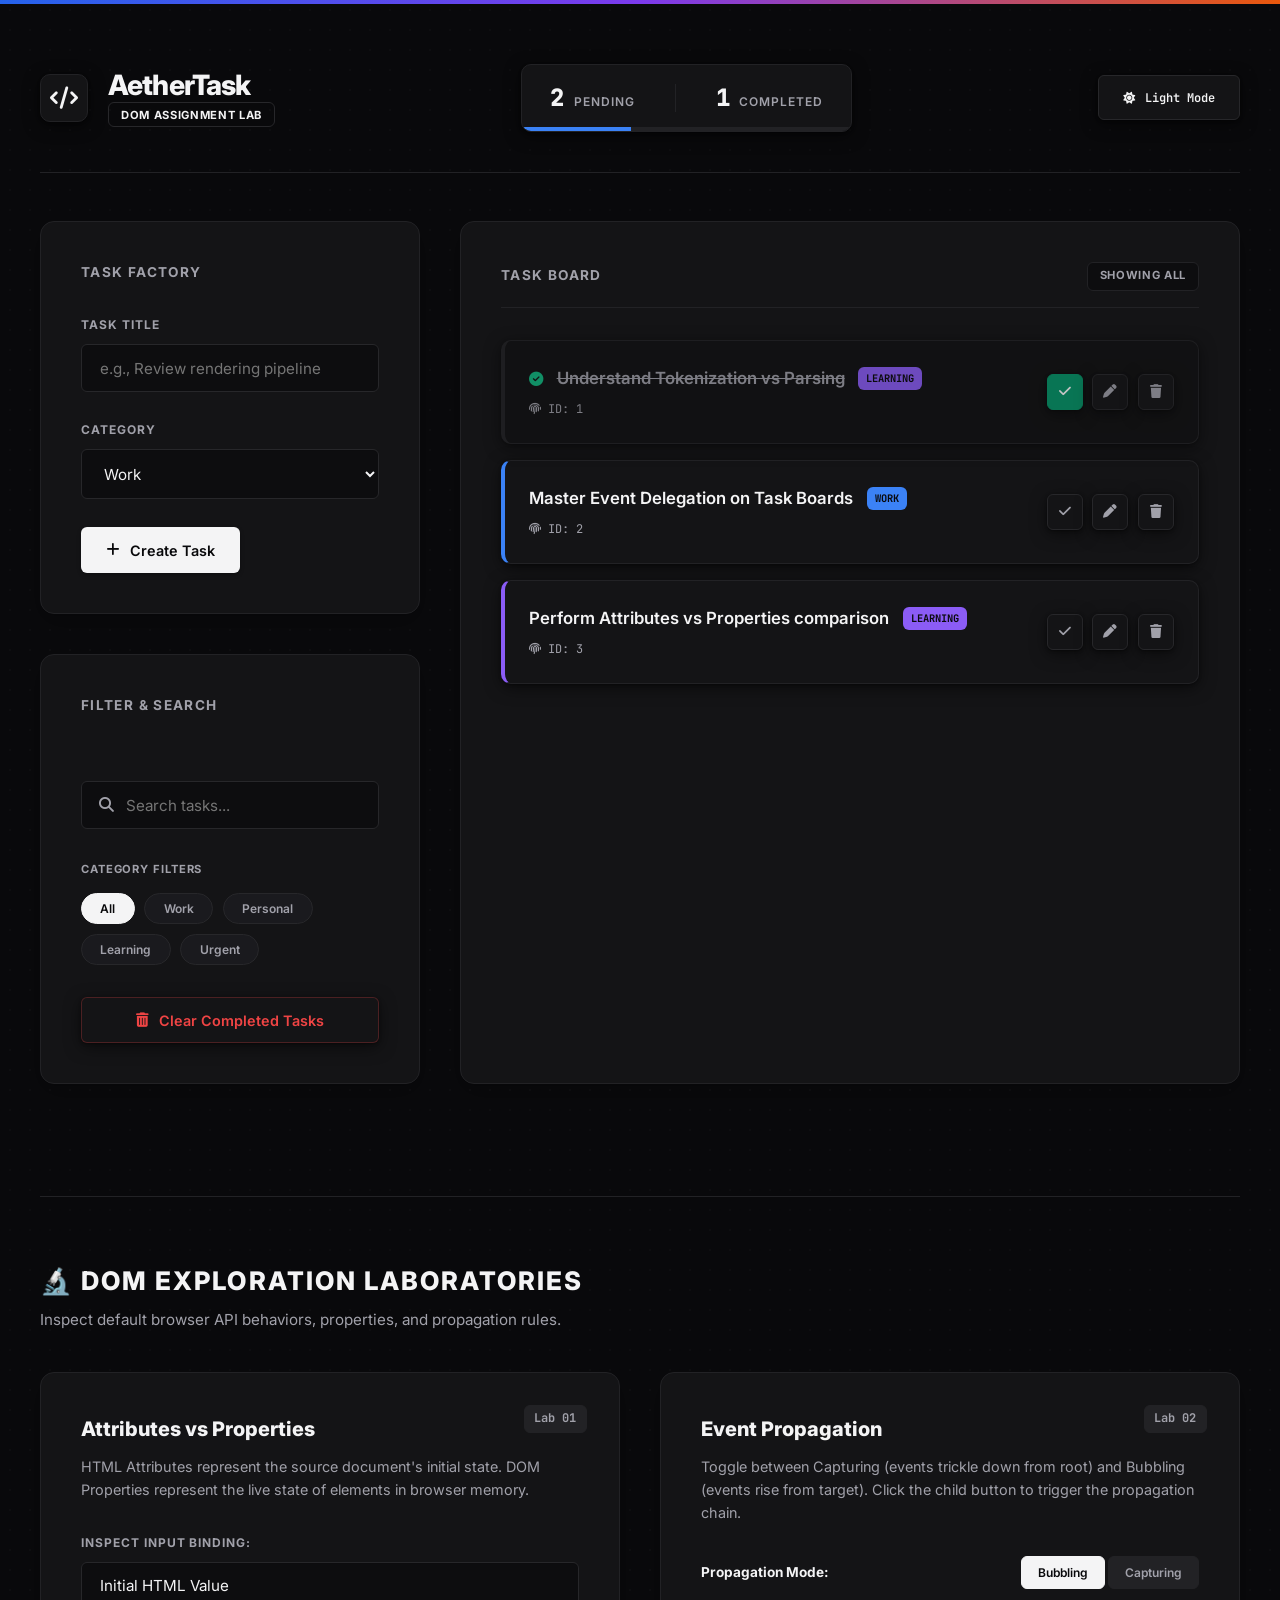
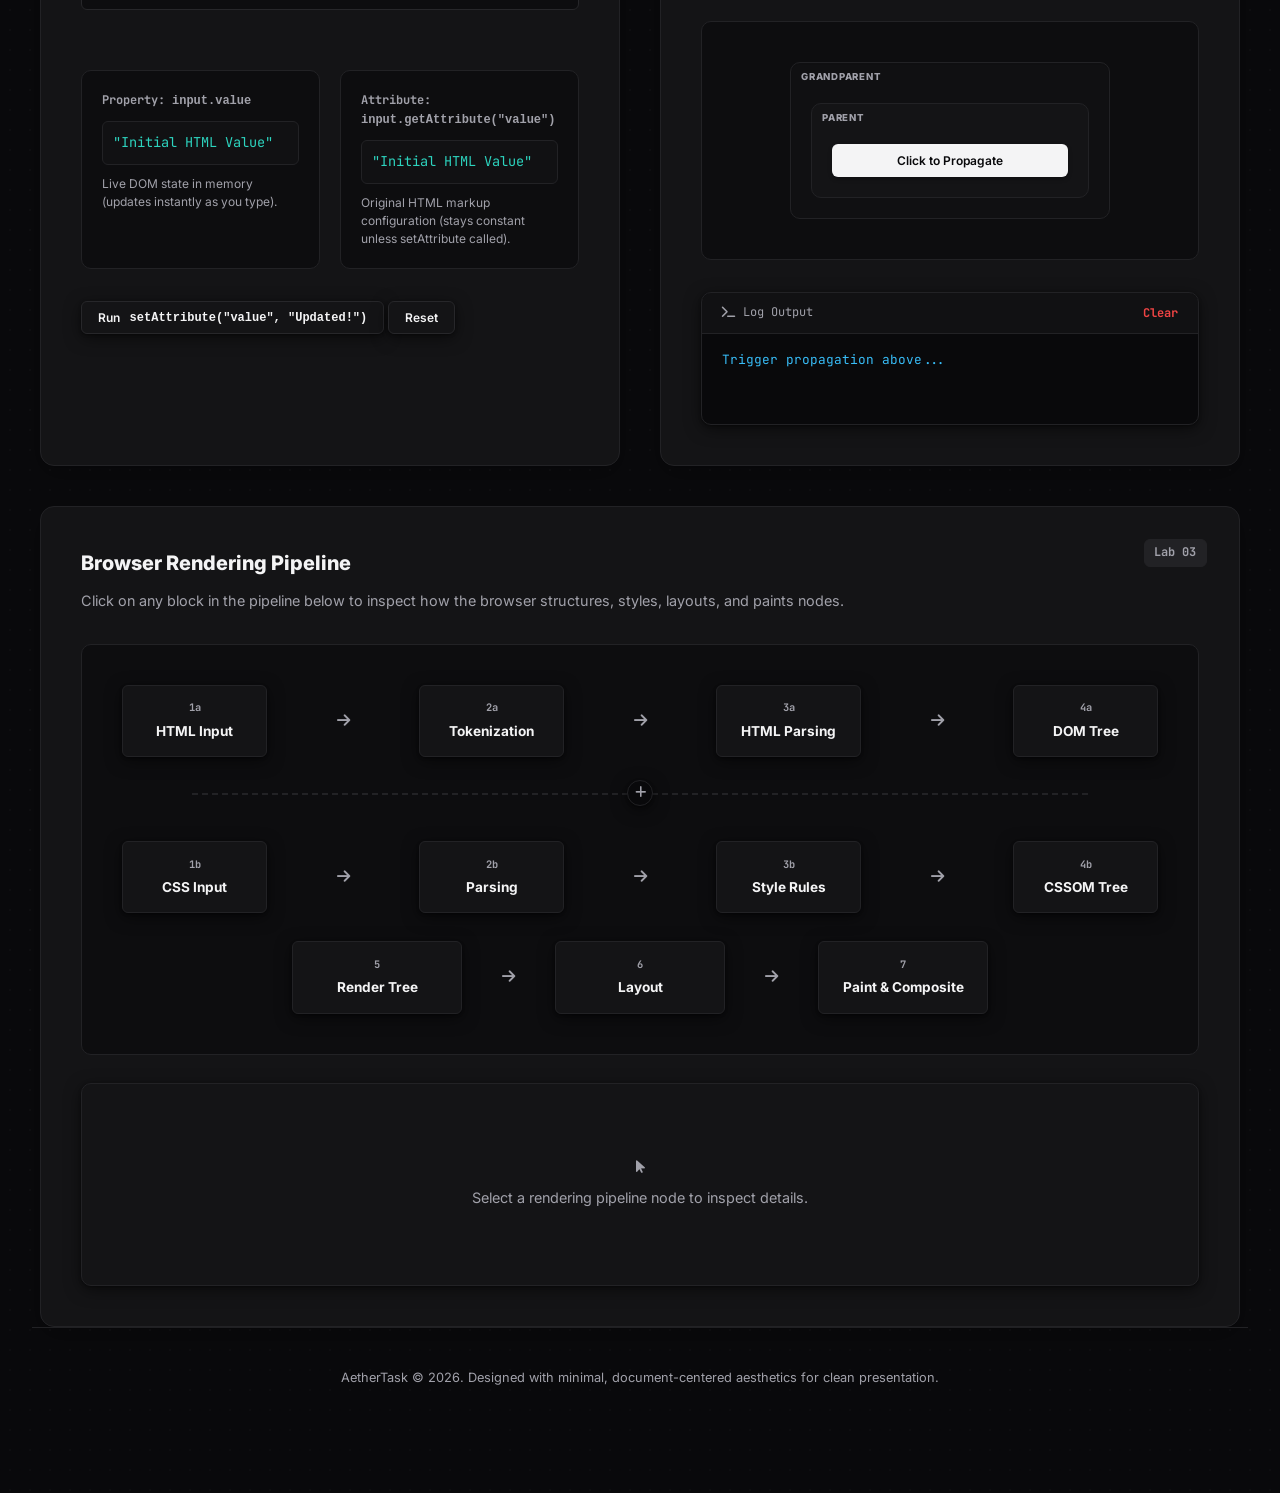
<file: Assignment 7/index.html>
<!DOCTYPE html>
<html lang="en">
<head>
  <meta charset="UTF-8">
  <meta name="viewport" content="width=device-width, initial-scale=1.0">
  <meta name="description" content="AetherTask - A minimalist task management application and DOM API exploration lab.">
  <title>AetherTask // Minimalist Task Board & DOM Laboratory</title>
  
  <!-- Premium Google Fonts -->
  <link rel="preconnect" href="https://fonts.googleapis.com">
  <link rel="preconnect" href="https://fonts.gstatic.com" crossorigin>
  <link href="https://fonts.googleapis.com/css2?family=Inter:wght@300;400;500;600;700&family=JetBrains+Mono:wght@400;500;600&display=swap" rel="stylesheet">

  <!-- FontAwesome for icons -->
  <link rel="stylesheet" href="https://cdnjs.cloudflare.com/ajax/libs/font-awesome/6.4.0/css/all.min.css">
  
  <link rel="stylesheet" href="styles.css?v=2">
</head>
<body data-theme="light">
  
  <div class="app-wrapper">
    <!-- Clean Header -->
    <header class="app-header">
      <div class="brand">
        <span class="logo-icon"><i class="fa-solid fa-code"></i></span>
        <div class="brand-text">
          <h1>AetherTask</h1>
          <span class="badge badge-outline">DOM Assignment Lab</span>
        </div>
      </div>
      
      <!-- Counters & Progress -->
      <div class="stats-panel">
        <div class="stat-group">
          <span class="stat-num" id="pending-count">0</span>
          <span class="stat-label">Pending</span>
        </div>
        <div class="stat-divider"></div>
        <div class="stat-group">
          <span class="stat-num" id="completed-count">0</span>
          <span class="stat-label">Completed</span>
        </div>
        <div class="progress-track">
          <div class="progress-fill" id="task-progress" style="width: 0%"></div>
        </div>
      </div>
      
      <!-- Minimal Theme Toggle -->
      <button id="theme-toggle-btn" class="btn btn-outline btn-theme" aria-label="Toggle Theme">
        <i class="theme-icon fa-solid fa-moon"></i>
        <span class="theme-text">Dark Mode</span>
      </button>
    </header>

    <!-- Main Workspace -->
    <main class="app-layout">
      
      <!-- Left Panel: Control / Creation -->
      <aside class="sidebar">
        <section class="panel">
          <h2 class="panel-title">Task Factory</h2>
          <form id="task-form" class="task-form">
            <div class="form-group">
              <label for="task-title-input">Task Title</label>
              <input type="text" id="task-title-input" placeholder="e.g., Review rendering pipeline" required autocomplete="off">
            </div>
            
            <div class="form-group">
              <label for="task-category-select">Category</label>
              <select id="task-category-select">
                <option value="work">Work</option>
                <option value="personal">Personal</option>
                <option value="learning">Learning</option>
                <option value="urgent">Urgent</option>
              </select>
            </div>
            
            <button type="submit" id="add-task-btn" class="btn btn-solid">
              <i class="fa-solid fa-plus"></i> Create Task
            </button>
          </form>
        </section>

        <section class="panel filter-panel">
          <h2 class="panel-title">Filter & Search</h2>
          
          <div class="search-wrap">
            <i class="fa-solid fa-magnifying-glass search-icon"></i>
            <input type="text" id="task-search-input" placeholder="Search tasks..." autocomplete="off">
          </div>
          
          <div class="filter-group">
            <span class="group-label">Category Filters</span>
            <div class="filter-pills">
              <button class="pill active" data-filter="all">All</button>
              <button class="pill" data-filter="work">Work</button>
              <button class="pill" data-filter="personal">Personal</button>
              <button class="pill" data-filter="learning">Learning</button>
              <button class="pill" data-filter="urgent">Urgent</button>
            </div>
          </div>

          <button id="clear-all-btn" class="btn btn-outline btn-danger">
            <i class="fa-solid fa-trash-can"></i> Clear Completed Tasks
          </button>
        </section>
      </aside>

      <!-- Right Panel: Task List Board -->
      <section class="main-content">
        <div class="panel board-panel">
          <div class="board-header">
            <h2 class="panel-title">Task Board</h2>
            <span id="filter-indicator" class="badge badge-gray">Showing All</span>
          </div>
          
          <div id="task-list" class="task-list">
            <!-- Dynamic elements go here -->
            <div class="empty-state" id="empty-state">
              <p>No tasks found. Use the factory to add dynamic task cards.</p>
            </div>
          </div>
        </div>
      </section>
    </main>

    <!-- Interactive Labs Playground -->
    <section class="labs-section">
      <div class="labs-header">
        <h2>🔬 DOM Exploration Laboratories</h2>
        <p>Inspect default browser API behaviors, properties, and propagation rules.</p>
      </div>

      <div class="labs-layout">
        <!-- Lab 1: Attributes vs Properties -->
        <article class="panel lab-panel">
          <div class="lab-tag">Lab 01</div>
          <h3 class="lab-title">Attributes vs Properties</h3>
          <p class="lab-description">
            HTML Attributes represent the source document's initial state. DOM Properties represent the live state of elements in browser memory.
          </p>

          <div class="lab-body">
            <div class="form-group">
              <label for="inspect-input">Inspect Input Binding:</label>
              <input type="text" id="inspect-input" value="Initial HTML Value" class="inspect-input">
            </div>

            <div class="inspection-compare">
              <div class="inspect-card">
                <span class="code-label">Property: <code>input.value</code></span>
                <div id="prop-output" class="console-output">"Initial HTML Value"</div>
                <span class="explain-sub">Live DOM state in memory (updates instantly as you type).</span>
              </div>
              
              <div class="inspect-card">
                <span class="code-label">Attribute: <code>input.getAttribute("value")</code></span>
                <div id="attr-output" class="console-output">"Initial HTML Value"</div>
                <span class="explain-sub">Original HTML markup configuration (stays constant unless setAttribute called).</span>
              </div>
            </div>

            <div class="btn-group">
              <button id="set-attr-btn" class="btn btn-outline btn-sm">
                Run <code>setAttribute("value", "Updated!")</code>
              </button>
              <button id="reset-inspect-btn" class="btn btn-outline btn-sm btn-muted">Reset</button>
            </div>
          </div>
        </article>

        <!-- Lab 2: Event Propagation Sandbox -->
        <article class="panel lab-panel">
          <div class="lab-tag">Lab 02</div>
          <h3 class="lab-title">Event Propagation</h3>
          <p class="lab-description">
            Toggle between Capturing (events trickle down from root) and Bubbling (events rise from target). Click the child button to trigger the propagation chain.
          </p>

          <div class="lab-body">
            <div class="propagation-controls">
              <span class="control-label">Propagation Mode:</span>
              <div class="btn-group">
                <button id="mode-bubble-btn" class="btn btn-sm btn-toggle active">Bubbling</button>
                <button id="mode-capture-btn" class="btn btn-sm btn-toggle">Capturing</button>
              </div>
            </div>

            <!-- Visualization Nesting -->
            <div class="prop-sandbox">
              <div id="gp-node" class="prop-box gp-box">
                <span class="box-tag">Grandparent</span>
                
                <div id="parent-node" class="prop-box parent-box">
                  <span class="box-tag">Parent</span>
                  
                  <button id="child-node" class="btn btn-solid btn-sm child-btn">
                    Click to Propagate
                  </button>
                </div>
              </div>
            </div>

            <!-- Logger -->
            <div class="log-panel">
              <div class="log-header">
                <span><i class="fa-solid fa-terminal"></i> Log Output</span>
                <button id="clear-console-btn" class="btn-link">Clear</button>
              </div>
              <div id="console-logs" class="console-logs">
                <div class="log-placeholder">Trigger propagation above...</div>
              </div>
            </div>
          </div>
        </article>
      </div>

      <!-- Lab 3: Render Pipeline Visualizer -->
      <article class="panel lab-panel full-width">
        <div class="lab-tag">Lab 03</div>
        <h3 class="lab-title">Browser Rendering Pipeline</h3>
        <p class="lab-description">
          Click on any block in the pipeline below to inspect how the browser structures, styles, layouts, and paints nodes.
        </p>

        <div class="pipeline-visualizer">
          <div class="pipeline-track">
            <!-- Nodes -->
            <div class="pipeline-step" data-step="html">
              <span class="step-num">1a</span>
              <span class="step-title">HTML Input</span>
            </div>
            
            <div class="step-connector"><i class="fa-solid fa-arrow-right"></i></div>
            
            <div class="pipeline-step" data-step="tokenization">
              <span class="step-num">2a</span>
              <span class="step-title">Tokenization</span>
            </div>
            
            <div class="step-connector"><i class="fa-solid fa-arrow-right"></i></div>
            
            <div class="pipeline-step" data-step="parsing">
              <span class="step-num">3a</span>
              <span class="step-title">HTML Parsing</span>
            </div>
            
            <div class="step-connector"><i class="fa-solid fa-arrow-right"></i></div>
            
            <div class="pipeline-step" data-step="dom">
              <span class="step-num">4a</span>
              <span class="step-title">DOM Tree</span>
            </div>
          </div>

          <div class="pipeline-merge">
            <div class="merge-line"></div>
            <div class="merge-node"><i class="fa-solid fa-plus"></i></div>
          </div>

          <div class="pipeline-track css-side">
            <div class="pipeline-step" data-step="css">
              <span class="step-num">1b</span>
              <span class="step-title">CSS Input</span>
            </div>
            
            <div class="step-connector"><i class="fa-solid fa-arrow-right"></i></div>
            
            <div class="pipeline-step" data-step="cssparsing">
              <span class="step-num">2b</span>
              <span class="step-title">Parsing</span>
            </div>
            
            <div class="step-connector"><i class="fa-solid fa-arrow-right"></i></div>
            
            <div class="pipeline-step" data-step="cssrules">
              <span class="step-num">3b</span>
              <span class="step-title">Style Rules</span>
            </div>
            
            <div class="step-connector"><i class="fa-solid fa-arrow-right"></i></div>
            
            <div class="pipeline-step" data-step="cssom">
              <span class="step-num">4b</span>
              <span class="step-title">CSSOM Tree</span>
            </div>
          </div>

          <div class="pipeline-track center-side">
            <div class="pipeline-step" data-step="rendertree">
              <span class="step-num">5</span>
              <span class="step-title">Render Tree</span>
            </div>
            
            <div class="step-connector"><i class="fa-solid fa-arrow-right"></i></div>
            
            <div class="pipeline-step" data-step="layout">
              <span class="step-num">6</span>
              <span class="step-title">Layout</span>
            </div>
            
            <div class="step-connector"><i class="fa-solid fa-arrow-right"></i></div>
            
            <div class="pipeline-step" data-step="paint">
              <span class="step-num">7</span>
              <span class="step-title">Paint & Composite</span>
            </div>
          </div>
        </div>

        <div id="pipeline-details" class="pipeline-details-box">
          <div class="placeholder-text">
            <i class="fa-solid fa-mouse-pointer"></i> Select a rendering pipeline node to inspect details.
          </div>
        </div>
      </article>
    </section>
  </div>

  <footer class="app-footer">
    <p>AetherTask &copy; 2026. Designed with minimal, document-centered aesthetics for clean presentation.</p>
  </footer>

  <script src="app.js?v=2"></script>
</body>
</html>
</file>
<file: Assignment 6/style.css>
@font-face {
  font-family: 'Reckless';
  font-weight: 400;
  font-style: normal;
  font-display: swap;
  src: url('https://cdn.shopify.com/s/files/1/0297/8132/7932/files/RecklessCondensedS-TRIAL-Book.woff?v=1768655865') format('woff');
}

@font-face {
  font-family: 'Midnight';
  font-weight: 500;
  font-style: normal;
  font-display: swap;
  src: url('https://cdn.shopify.com/s/files/1/0297/8132/7932/files/midnight-sans-rd-12-medium-trial.otf?v=1768200246') format('opentype');
}

@font-face {
  font-family: 'Midnight';
  font-weight: 600;
  font-style: normal;
  font-display: swap;
  src: url('https://cdn.shopify.com/s/files/1/0297/8132/7932/files/midnight-sans-rd-12-semibold-trial.otf?v=1768200246') format('opentype');
}

@font-face {
  font-family: 'Roboto Mono';
  font-weight: 400;
  font-style: normal;
  font-display: swap;
  src: url('https://cdn.shopify.com/s/files/1/0297/8132/7932/files/RobotoMono-Regular.ttf?v=1768204557') format('truetype');
}

@font-face {
  font-family: 'Roboto Mono';
  font-weight: 500;
  font-style: normal;
  font-display: swap;
  src: url('https://cdn.shopify.com/s/files/1/0297/8132/7932/files/RobotoMono-Medium.ttf?v=1768204557') format('truetype');
}

@font-face {
  font-family: 'Figtree';
  font-weight: 400;
  font-style: normal;
  font-display: swap;
  src: url('//www.twoleavestea.com/cdn/fonts/figtree/figtree_n4.3c0838aba1701047e60be6a99a1b0a40ce9b8419.woff2') format('woff2'),
    url('//www.twoleavestea.com/cdn/fonts/figtree/figtree_n4.c0575d1db21fc3821f17fd6617d3dee552312137.woff') format('woff');
}

:root {
  --cream: #fbf9eb;
  --dark-purple: #2a2857;
  --dark-text: #201c1a;
  --light-blue: #c0dbff;
  --font-display: 'Reckless', Helvetica, Arial, sans-serif;
  --font-ui: 'Midnight', Figtree, sans-serif;
  --font-mono: 'Roboto Mono', monospace;
  --font-body: Figtree, sans-serif;
  --radius-pill: 50px;
  --transition: 0.3s cubic-bezier(0.5, 0, 0, 1);
}

*,
*::before,
*::after {
  box-sizing: border-box;
  margin: 0;
  padding: 0;
}

html {
  scroll-behavior: smooth;
}

body {
  font-family: var(--font-body);
  color: var(--dark-text);
  background-color: var(--cream);
  overflow-x: hidden;
}

img {
  max-width: 100%;
  display: block;
}

a {
  text-decoration: none;
  color: inherit;
}

ul {
  list-style: none;
}

button {
  cursor: pointer;
  border: none;
  background: none;
  font-family: inherit;
}

@keyframes fadeUp {
  from {
    opacity: 0;
    transform: translateY(40px);
  }

  to {
    opacity: 1;
    transform: translateY(0);
  }
}

@keyframes parallaxBg {
  from {
    transform: scale(1.12) translateY(-5%);
  }

  to {
    transform: scale(1.12) translateY(5%);
  }
}

.fade-up {
  animation: fadeUp linear both;
  animation-timeline: view();
  animation-range: entry 0% entry 100%;
}

.parallax-img {
  animation: parallaxBg linear both;
  animation-timeline: view();
  animation-range: entry 0% exit 100%;
}

.carousel {
  display: flex;
  overflow-x: scroll;
  scroll-snap-type: x mandatory;
  -webkit-overflow-scrolling: touch;
  scrollbar-width: none;
  gap: 16px;
  padding: 0 20px 8px;
}

.carousel::-webkit-scrollbar {
  display: none;
}

.label-chip {
  display: inline-flex;
  align-items: center;
  padding: 6px 14px;
  border-radius: var(--radius-pill);
  background-color: var(--chip-color, #eee);
  color: var(--chip-text, var(--dark-text));
  font-family: var(--font-mono);
  font-size: 0.68rem;
  font-weight: 500;
  letter-spacing: 0.06em;
  text-transform: uppercase;
}

/* Products section "Best Sellers" badge override */
.products-header .label-chip {
  display: inline-block;
  font-family: var(--font-ui);
  font-weight: 600;
  letter-spacing: 0.02em;
  padding: 0px 6px;
  border-radius: 10px;
  border: 2.5px solid var(--dark-text);
  background-color: var(--chip-color, #DAAEEA);
  box-shadow: 3.5px 3.5px 0px var(--dark-text);
  transform: rotate(-2.5deg);
  color: var(--dark-text);
}

.btn {
  display: inline-flex;
  align-items: center;
  justify-content: center;
  padding: 13px 26px;
  border-radius: var(--radius-pill);
  font-family: var(--font-body);
  font-size: 0.875rem;
  font-weight: 600;
  letter-spacing: 0.02em;
  cursor: pointer;
  transition: var(--transition);
  text-decoration: none;
  border: 2px solid transparent;
}

.btn.btn-white {
  margin-top: 20px;
}

.btn-primary {
  padding: 10px 48px;
  background-color: #ffffff;
  color: #003366;
  font-family: var(--font-body);
  font-size: 1.15rem;
  font-weight: 500;
  border-radius: 9999px;
  border: 1.2px solid #201c1a;
  transition: all 0.25s ease-in-out;
  line-height: 1.2;
  letter-spacing: normal;
}

.btn-primary:hover {
  transform: translateY(-1px);
  background-color: #201c1a;
  color: #ffffff;
  border-color: #201c1a;
}

.btn-white {
  background-color: var(--cream);
  color: var(--dark-text);
  border-color: var(--cream);
}

.btn-white:hover {
  background-color: #f0edda;
  border-color: #f0edda;
}

.btn-outline-dark {
  background-color: transparent;
  color: var(--dark-text);
  border: 1.5px solid var(--dark-text);
  padding: 8px 18px;
  font-size: 0.8rem;
}

.btn-outline-dark:hover {
  background-color: var(--dark-text);
  color: #fff;
}

.testimonial-card__product .btn-outline-dark {
  color: var(--dark-text);
  border: 1.5px solid var(--dark-text);
  background-color: #ffffff;
  padding: 8px 20px;
  font-size: 0.75rem;
  font-weight: 600;
  flex-shrink: 0;
}

.testimonial-card__product .btn-outline-dark:hover {
  background-color: rgba(255, 255, 255, 0.9);
  color: var(--dark-text);
  border-color: var(--dark-text);
}

.filter-tag {
  display: inline-flex;
  align-items: center;
  justify-content: center;
  padding: 10px 18px;
  border-radius: 10px;
  border: 1.5px solid #a2c9fc;
  background: rgba(192, 219, 255, 0.3);
  color: var(--dark-text);
  font-family: var(--font-display);
  font-size: 1rem;
  font-weight: 400;
  letter-spacing: 0em;
  cursor: pointer;
  transition: var(--transition);
  white-space: nowrap;
}

.filter-tag:hover {
  background-color: rgba(192, 219, 255, 0.55);
  border-color: #7fb3f5;
}

.btn-add {
  display: inline-flex;
  flex-direction: column;
  align-items: center;
  justify-content: center;
  padding: 8px 14px;
  border-radius: 12px;
  width: 56px;
  height: 56px;
  background-color: var(--cream);
  color: var(--dark-text);
  font-family: var(--font-body);
  font-size: 0.7rem;
  font-weight: 700;
  line-height: 1.2;
  cursor: pointer;
  transition: var(--transition);
  border: 2px solid var(--dark-text);
  position: absolute;
  bottom: 14px;
  right: 14px;
  gap: 1px;
}

.btn-add:hover {
  background-color: #3a3533;
}

.announcement-bar {
  background-color: var(--dark-purple);
  color: var(--cream);
  text-align: center;
  padding: 9px 16px;
  font-family: var(--font-mono);
  font-size: 0.68rem;
  letter-spacing: 0.09em;
  text-transform: uppercase;
}

.header {
  position: sticky;
  top: 0;
  z-index: 100;
  background-color: var(--cream);
  border-bottom: 2.5px solid #3db8c8;
}

.header__inner {
  display: grid;
  grid-template-columns: 44px 1fr 44px;
  align-items: center;
  padding: 0 16px;
  height: 62px;
}

.nav-left {
  display: none;
}

.nav-right {
  display: flex;
  align-items: center;
  grid-column: 3;
  grid-row: 1;
  justify-self: end;
}

.nav-item-right {
  display: none;
}

.logo {
  display: flex;
  align-items: center;
  grid-column: 2;
  grid-row: 1;
  justify-self: center;
}

.logo img {
  height: 34px;
  width: auto;
}

.nav-item {
  display: inline-flex;
  align-items: center;
  gap: 5px;
  font-family: var(--font-body);
  font-size: 0.9rem;
  font-weight: 500;
  color: var(--dark-text);
  transition: opacity var(--transition);
}

.nav-item:hover {
  opacity: 0.6;
}

.nav-icon {
  display: inline-flex;
  align-items: center;
  flex-shrink: 0;
}

.nav-icon--circle svg {
  color: #3db8c8;
}

.nav-item-right {
  font-family: var(--font-ui);
  font-size: 0.68rem;
  font-weight: 600;
  letter-spacing: 0.1em;
  text-transform: uppercase;
  color: var(--dark-text);
  transition: opacity var(--transition);
}

.nav-item-right:hover {
  opacity: 0.55;
}

.nav-cart {
  position: relative;
  color: var(--dark-text);
  display: flex;
  align-items: center;
}

.nav-cart-badge {
  position: absolute;
  top: -7px;
  right: -8px;
  width: 16px;
  height: 16px;
  border-radius: 50%;
  background-color: #f5a623;
  color: #fff;
  font-family: var(--font-body);
  font-size: 0.62rem;
  font-weight: 700;
  display: flex;
  align-items: center;
  justify-content: center;
  line-height: 1;
}

.mobile-menu-btn {
  display: flex;
  flex-direction: column;
  gap: 5px;
  padding: 8px;
  background: none;
  border: none;
  cursor: pointer;
  grid-column: 1;
  grid-row: 1;
}

.mobile-menu-btn span {
  display: block;
  width: 22px;
  height: 2px;
  background-color: var(--dark-text);
  border-radius: 1px;
  transition: var(--transition);
}

.hero {
  position: relative;
  height: 100svh;
  min-height: 580px;
  overflow: hidden;
  display: flex;
  align-items: flex-end;
}

.hero::before {
  content: '';
  position: absolute;
  inset: 0;
  background: linear-gradient(to top, rgba(32, 28, 26, 0.68) 0%, rgba(32, 28, 26, 0.15) 50%, transparent 100%);
  z-index: 1;
}

.hero-bg {
  position: absolute;
  inset: 0;
  z-index: 0;
}

.hero-bg-img {
  width: 100%;
  height: 100%;
  object-fit: cover;
  object-position: center;
}

.hero-content {
  position: relative;
  z-index: 2;
  padding: 40px 24px 48px;
  max-width: 620px;
}

.hero-content h1 {
  font-family: var(--font-display);
  font-size: clamp(2.8rem, 9vw, 5.5rem);
  font-weight: 400;
  color: var(--cream);
  line-height: 0.95;
  margin-bottom: 18px;
}

.hero-content p {
  font-family: var(--font-body);
  font-size: 0.95rem;
  color: rgba(251, 249, 235, 0.88);
  line-height: 1.6;
  margin-bottom: 28px;
  max-width: 380px;
}

.hero-accent {
  position: fixed;
  bottom: 24px;
  right: 24px;
  z-index: 50;
  width: 56px;
  height: 56px;
  opacity: 0.85;
  cursor: pointer;
  transition: transform 0.3s ease;
}

.hero-accent:hover {
  transform: translateY(-4px);
}

.hero-accent img {
  width: 100%;
  height: 100%;
}

.tagline {
  background-color: var(--cream);
  padding: 72px 28px;
}

.tagline-inner {
  max-width: 860px;
  margin: 0 auto;
  text-align: center;
}

.tagline-inner h2 {
  font-family: var(--font-display);
  font-size: clamp(1.9rem, 5.5vw, 3.8rem);
  font-weight: 700;
  color: var(--dark-text);
  line-height: 1.12;
}

.tagline-inner h2 em {
  font-style: italic;
}

.products {
  background-color: var(--cream);
  padding: 52px 0 64px;
}

.products-header {
  padding: 0 24px 24px;
  display: flex;
  justify-content: flex-start;
  margin-top: 16px;
}

.products-header .label-chip {
  font-size: clamp(1.2rem, 4vw, 3.2rem);
}



.product-card {
  flex: 0 0 72vw;
  max-width: 300px;
  scroll-snap-align: start;
  border-radius: 24px;
  overflow: hidden;
  background-color: var(--light-bg, #eee);
  border: 3px solid var(--dark-text);
  display: flex;
  flex-direction: column;
  flex-shrink: 0;
}

.product-card__media {
  position: relative;
  background-color: var(--light-bg, #eee);
  padding: 48px 20px 48px;
  display: flex;
  align-items: center;
  justify-content: center;
  height: 260px;
}

.product-card__media img {
  max-width: 80%;
  max-height: 180px;
  width: auto;
  height: auto;
  object-fit: contain;
}

.product-tag {
  position: absolute;
  top: 12px;
  left: 12px;
  font-family: var(--font-mono);
  font-size: 0.7rem;
  font-weight: 700;
  text-transform: uppercase;
  letter-spacing: 0.08em;
  padding: 6px 14px;
  border-radius: 8px;
  background-color: rgba(251, 249, 235, 0.95);
  color: var(--dark-text);
  border: 2px solid var(--dark-text);
}

.product-rating {
  position: absolute;
  top: 12px;
  right: 12px;
  font-family: var(--font-body);
  font-size: 0.75rem;
  font-weight: 600;
  color: var(--dark-text);
  background-color: transparent;
  padding: 0;
  border-radius: 0;
}

.product-rating::before {
  content: '★ ';
  color: var(--dark-text);
}

.product-card__info {
  padding: 14px 16px 18px;
  display: flex;
  flex-direction: column;
  gap: 4px;
}

.product-name {
  font-family: var(--font-body);
  font-size: 0.93rem;
  font-weight: 700;
  color: var(--dark-text);
  line-height: 1.3;
}

.product-price {
  font-family: var(--font-body);
  font-size: 0.88rem;
  font-weight: 600;
  color: var(--dark-text);
  margin-top: 2px;
}

.product-desc {
  display: none;
}

.products-footer {
  display: flex;
  justify-content: center;
  padding: 36px 24px 0;
}

.discover {
  background-color: var(--cream);
  padding: 44px 0 56px;
}

.discover-inner {
  padding: 0 20px;
  max-width: 100%;
  margin: 0 auto;
  display: flex;
  flex-direction: column;
  align-items: flex-start;
}

.discover-inner>.label-chip {
  display: inline-block;
  font-family: var(--font-ui);
  font-size: clamp(1.2rem, 4vw, 3.2rem);
  font-weight: 600;
  letter-spacing: 0.02em;
  padding: 0px 6px;
  border-radius: 10px;
  border: 2.5px solid var(--dark-text);
  background-color: var(--chip-color, #FF7F31);
  box-shadow: 3.5px 3.5px 0px var(--dark-text);
  margin-bottom: 16px;
  transform: rotate(-2.5deg);
  color: var(--dark-text);
}

.discover-inner h2 {
  font-family: var(--font-display);
  font-size: clamp(1.6rem, 5vw, 3rem);
  font-weight: 700;
  color: var(--dark-text);
  line-height: 1.15;
  margin: 0 0 20px 0;
}

.discover-inner h2 em {
  font-style: italic;
}

.search-bar {
  margin-bottom: 24px;
  width: 100%;
}

.search-bar input {
  width: 100%;
  padding: 18px 24px;
  border-radius: var(--radius-pill);
  border: 2px solid rgba(32, 28, 26, 0.2);
  background-color: transparent;
  color: var(--dark-text);
  font-family: var(--font-body);
  font-size: 1rem;
  outline: none;
  transition: var(--transition);
}

.search-bar input::placeholder {
  color: rgba(32, 28, 26, 0.45);
}

.search-bar input:focus {
  border-color: rgba(32, 28, 26, 0.5);
}

.vibe-heading {
  font-family: var(--font-mono);
  font-size: 0.72rem;
  color: rgba(32, 28, 26, 0.55);
  text-transform: uppercase;
  letter-spacing: 0.09em;
  margin-bottom: 18px;
}

.filter-tags {
  display: flex;
  flex-wrap: wrap;
  gap: 10px;
  justify-content: flex-start;
  width: 100%;
}

.origins {
  position: relative;
  background-color: #1a1a2e;
  padding: 80px 28px;
  overflow: visible;
  min-height: 580px;
  display: flex;
  align-items: center;
  justify-content: center;
}

.origins-bg {
  position: absolute;
  inset: 0;
  z-index: 0;
  overflow: hidden;
}

.origins-bg::after {
  content: '';
  position: absolute;
  inset: 0;
  background: rgba(20, 18, 40, 0.58);
  z-index: 1;
}

.origins-bg img {
  width: 100%;
  height: 100%;
  object-fit: cover;
  opacity: 1;
}

.origins-content {
  position: relative;
  z-index: 1;
  display: flex;
  flex-direction: column;
  align-items: center;
  text-align: center;
  gap: 2rem;
  width: 90%;
  max-width: 95vw;
  margin: 0 auto;
}

.origins-float-badge {
  position: absolute;
  top: -50px;
  right: 24px;
  width: 130px;
  height: 130px;
  z-index: 2;
  pointer-events: none;
}

.origins-badge {
  display: inline-block;
  font-family: var(--font-ui);
  font-size: clamp(1.2rem, 4vw, 3.2rem);
  font-weight: 600;
  letter-spacing: 0.02em;
  padding: 0px 6px;
  border-radius: 10px;
  border: 2.5px solid var(--dark-text);
  background-color: #A2C9FC;
  box-shadow: 3.5px 3.5px 0px var(--dark-text);
  transform: rotate(-2.5deg);
  color: var(--dark-text);
  align-self: center;
}

.origins-headline {
  font-family: var(--font-ui);
  font-size: clamp(2.4rem, 6.5vw, 5.2rem);
  font-weight: 600;
  color: #ffffff;
  line-height: 1.05;
  margin: 0 0 20px 0;
  text-transform: uppercase;
  letter-spacing: -0.01em;
}

.origins-story {
  font-family: var(--font-display);
  font-size: clamp(2rem, 4.5vw, 3.75rem);
  font-weight: 700;
  color: #ffffff;
  font-weight: 400;
  line-height: 1.2;
  width: 100%;
  text-align: center;
}

.origins-our-story {
  display: flex;
  flex-direction: column;
  align-items: center;
  width: 100%;
}

.origins-features {
  display: flex;
  flex-direction: row;
  justify-content: center;
  gap: 48px;
  margin: 8px 0;
  flex-wrap: wrap;
}

.origins-feature {
  display: flex;
  flex-direction: column;
  align-items: center;
  gap: 14px;
  max-width: 140px;
  text-align: center;
}

.origins-feature img {
  width: 110px;
  height: 110px;
  flex-shrink: 0;
}

.origins-feature p {
  font-family: var(--font-mono);
  font-size: 0.72rem;
  color: var(--cream);
  font-weight: 500;
  text-transform: uppercase;
  letter-spacing: 0.08em;
  line-height: 1.4;
}

.origins-content .btn-white {
  font-family: var(--font-display);
  font-size: clamp(1.1rem, 2vw, 1.4rem);
  font-weight: 400;
  padding: 16px 48px;
  border-radius: var(--radius-pill);
  letter-spacing: 0.01em;
}

.wholesale-content .btn-white {
  font-family: var(--font-display);
  font-size: clamp(1.1rem, 2vw, 1.4rem);
  font-weight: 400;
  padding: 16px 48px;
  border-radius: var(--radius-pill);
  letter-spacing: 0.01em;
}

.testimonials {
  background-color: var(--cream);
  padding: 64px 0;
}

.testimonials-header {
  padding: 0 24px 36px;
  display: flex;
  justify-content: center;
}

.testimonials-header-inner {
  width: 100%;
  max-width: 60%;
  display: flex;
  flex-direction: column;
  align-items: flex-start;
  text-align: left;
}

.reviews-badge {
  display: inline-block;
  background-color: #73BC25;
  border: 2.5px solid var(--dark-text);
  border-radius: 10px;
  box-shadow: 3.5px 3.5px 0px var(--dark-text);
  font-family: var(--font-ui);
  font-size: clamp(1.2rem, 4vw, 3.2rem);
  font-weight: 600;
  color: var(--dark-text);
  padding: 0px 6px;
  text-transform: uppercase;
  transform: rotate(-2.5deg);
  margin-bottom: 24px;
  letter-spacing: 0.02em;
}

.testimonials-header h2 {
  font-family: var(--font-display);
  font-size: clamp(1.9rem, 5.5vw, 3.2rem);
  font-weight: 700;
  font-weight: 400;
  color: var(--dark-text);
  line-height: 1.1;
  margin-top: 0;
}

.testimonial-card {
  flex: 0 0 80vw;
  max-width: 340px;
  scroll-snap-align: start;
  border-radius: 20px;
  overflow: hidden;
  background-color: var(--bg-color, #eee);
  display: flex;
  flex-direction: column;
  flex-shrink: 0;
}

.testimonial-card__content {
  padding: 28px 24px 22px;
  flex: 1;
  display: flex;
  flex-direction: column;
  justify-content: space-between;
  gap: 16px;
  min-height: 200px;
}

.testimonial-quote {
  font-family: var(--font-display);
  font-size: clamp(1.25rem, 3.5vw, 1.6rem);
  font-weight: 400;
  color: var(--dark-text);
  line-height: 1.2;
}

.testimonial-quote--large {
  font-size: clamp(1.6rem, 5vw, 2.2rem);
}

.testimonial-author {
  font-family: var(--font-mono);
  font-size: 0.7rem;
  font-weight: 500;
  text-transform: uppercase;
  letter-spacing: 0.09em;
  color: var(--dark-text);
  display: block;
}

.testimonial-card__product {
  background-color: var(--product-bg, #ddd);
  padding: 16px 20px;
  display: flex;
  align-items: center;
  gap: 16px;
  flex-wrap: nowrap;
}

.testimonial-product-img {
  flex-shrink: 0;
  width: 72px;
  height: 72px;
  border-radius: 10px;
  overflow: hidden;
  background-color: rgba(255, 255, 255, 0.3);
}

.testimonial-product-img img {
  width: 100%;
  height: 100%;
  object-fit: cover;
}

.testimonial-product-info {
  display: flex;
  flex-direction: row;
  align-items: center;
  gap: 14px;
  flex: 1;
}

.testimonial-product-info p {
  font-family: var(--font-mono);
  font-size: 0.7rem;
  font-weight: 600;
  color: #ffffff;
  text-transform: uppercase;
  letter-spacing: 0.08em;
  line-height: 1.2;
  margin: 0;
  flex: 1;
}

.wholesale {
  background-color: var(--dark-purple);
  display: flex;
  flex-direction: column;
}

.wholesale-media {
  width: 100%;
  max-width: 100%;
  height: auto;
  overflow: hidden;
}

.our-lattee {
  position: relative;
  width: 100%;
  max-width: 100%;
  height: auto;
  overflow: visible;
  background-color: #986300;
  padding: 90px 24px;
  display: flex;
  flex-direction: column;
  justify-content: center;
  align-items: center;
  gap: 48px;
  transition: background-color 0.6s cubic-bezier(0.25, 1, 0.5, 1);
}

.our-lattee-container {
  display: flex;
  flex-direction: column;
  align-items: center;
  text-align: center;
  width: 100%;
  max-width: 900px;
  z-index: 1;
}

.our-lattee-badge-title {
  display: inline-block;
  background-color: #FFD265;
  border: 2.5px solid var(--dark-text);
  border-radius: 10px;
  box-shadow: 3.5px 3.5px 0px var(--dark-text);
  font-family: var(--font-ui);
  font-size: clamp(1.2rem, 4vw, 3.2rem);
  font-weight: 600;
  color: var(--dark-text);
  padding: 0px 6px;
  text-transform: uppercase;
  transform: rotate(-2.5deg);
  margin-bottom: 24px;
  letter-spacing: 0.02em;
}

.our-lattee-main-title {
  font-family: var(--font-ui);
  font-size: clamp(2.4rem, 6.5vw, 5.2rem);
  font-weight: 600;
  color: #ffffff;
  line-height: 1.05;
  margin: 0 0 20px 0;
  text-transform: uppercase;
  letter-spacing: -0.01em;
}

.our-lattee-subtext {
  font-family: var(--font-mono);
  font-size: clamp(0.75rem, 1.8vw, 0.95rem);
  font-weight: 500;
  color: rgba(255, 255, 255, 0.9);
  margin: 0;
  text-transform: uppercase;
  letter-spacing: 0.08em;
}

.our-lattee-badge {
  position: absolute;
  top: -25px;
  right: 25px;
  width: clamp(110px, 15vw, 160px);
  height: clamp(110px, 15vw, 160px);
  z-index: 2;
  pointer-events: none;
}

/* Latte Section Carousel styles */
.latte-carousel-wrapper {
  position: relative;
  width: calc(100% - 30px);
  margin: 0 15px;
  display: flex;
  align-items: center;
  z-index: 2;
}

.latte-carousel {
  width: 100%;
  display: flex;
  overflow-x: auto;
  scroll-snap-type: x mandatory;
  scrollbar-width: none;
  gap: 32px;
  padding: 30px 10px 95px;
  margin-bottom: -85px;
  scroll-behavior: smooth;
}

.latte-carousel::-webkit-scrollbar {
  display: none;
}

.latte-slide {
  flex: 0 0 100%;
  scroll-snap-align: center;
  display: grid;
  grid-template-columns: 1.1fr 0.9fr;
  align-items: center;
  border-radius: 24px;
  border: 3px solid var(--dark-text);
  box-shadow: 6px 6px 0px var(--dark-text);
  padding: 48px 64px;
  gap: 48px;
  background-color: var(--card-bg);
  min-height: 480px;
  box-sizing: border-box;
  overflow: visible;
  /* Ensure content can overflow the card! */
}

.latte-slide__media {
  display: flex;
  justify-content: center;
  align-items: flex-end;
  height: 100%;
  position: relative;
}

.latte-slide__media img {
  width: 100%;
  max-height: 300px;
  object-fit: contain;
  filter: drop-shadow(-15px 15px 25px rgba(0, 0, 0, 0.18));
  transform: translateY(-32px) translateX(26px) scale(1.38);
  transform-origin: bottom center;
  transition: transform 0.5s cubic-bezier(0.34, 1.56, 0.64, 1);
  z-index: 3;
}

.latte-slide__info {
  display: flex;
  flex-direction: column;
  align-items: flex-start;
  gap: 20px;
  text-align: left;
}

.latte-slide__tag {
  display: inline-block;
  font-family: var(--font-ui);
  font-size: 2rem;
  font-weight: 700;
  letter-spacing: 0.05em;
  padding: 0px 2px;
  border-radius: 8px;
  border: 2.5px solid var(--dark-text);
  background-color: var(--badge-bg);
  color: var(--dark-text);
  box-shadow: 3px 3px 0px var(--dark-text);
  text-transform: uppercase;
  transform: rotate(-3deg);
}

.latte-slide__title {
  font-family: var(--font-display);
  font-size: clamp(2.6rem, 5vw, 4.2rem);
  font-weight: 400;
  color: var(--dark-text);
  line-height: 1.05;
  margin: 0;
}

.latte-slide__desc {
  font-family: var(--font-body);
  font-size: 1rem;
  line-height: 1.6;
  color: var(--dark-text);
  margin: 0;
  max-width: 440px;
}

.latte-slide__btn {
  display: inline-flex;
  align-items: center;
  justify-content: center;
  padding: 10px 48px;
  background-color: #ffffff;
  color: #003366;
  font-family: var(--font-body);
  font-size: 1.15rem;
  font-weight: 500;
  border-radius: 9999px;
  border: 1.2px solid #201c1a;
  cursor: pointer;
  transition: all 0.25s ease-in-out;
  box-shadow: none;
  line-height: 1.2;
}

.latte-slide__btn:hover {
  transform: translateY(-1px);
  background-color: #201c1a;
  color: #ffffff;
  border-color: #201c1a;
}

.latte-carousel-btn {
  position: absolute;
  top: 50%;
  transform: translateY(-50%);
  width: 52px;
  height: 52px;
  background-color: #ffffff;
  color: var(--dark-text);
  border: 2.5px solid var(--dark-text);
  border-radius: 50%;
  display: flex;
  align-items: center;
  justify-content: center;
  cursor: pointer;
  z-index: 10;
  transition: all 0.25s ease;
  box-shadow: 3.5px 3.5px 0px var(--dark-text);
}

.latte-carousel-btn:hover {
  background-color: var(--dark-text);
  color: #ffffff;
  box-shadow: 1.5px 1.5px 0px var(--dark-text);
  transform: translateY(-50%) scale(1.05);
}

.latte-carousel-btn svg {
  stroke-width: 2.5;
}

.latte-carousel-btn.prev-btn {
  left: -26px;
}

.latte-carousel-btn.next-btn {
  right: -26px;
}

@media (max-width: 1024px) {
  .latte-slide {
    padding: 40px 48px;
    gap: 36px;
  }
}

@media (max-width: 768px) {
  .our-lattee {
    padding: 70px 20px 50px;
    gap: 36px;
  }

  .our-lattee-badge {
    top: -15px;
    right: 15px;
    width: 100px;
    height: 100px;
  }

  .latte-slide {
    grid-template-columns: 1fr;
    text-align: center;
    padding: 40px 20px 28px;
    gap: 16px;
    min-height: auto;
  }

  .latte-slide__media {
    order: -1;
    height: 160px;
    display: flex;
    justify-content: center;
    align-items: flex-end;
  }

  .latte-slide__media img {
    max-height: 200px;
    transform: translateY(-20px) scale(1.22);
    transform-origin: bottom center;
  }

  .latte-slide__tag {
    font-size: 1.1rem;
    padding: 3px 12px;
    margin-top: 12px;
  }

  .latte-slide__info {
    align-items: center;
    text-align: center;
    gap: 12px;
  }

  .latte-slide__title {
    font-size: clamp(1.9rem, 4.5vw, 2.5rem);
    line-height: 1.1;
  }

  .latte-slide__desc {
    font-size: 0.9rem;
    line-height: 1.5;
  }

  .latte-carousel-btn {
    width: 44px;
    height: 44px;
    box-shadow: 2px 2px 0px var(--dark-text);
  }

  .latte-carousel-btn:hover {
    transform: translateY(-50%) scale(1.02);
  }

  .latte-carousel-btn.prev-btn {
    left: -10px;
  }

  .latte-carousel-btn.next-btn {
    right: -10px;
  }

  /* Mobile Origins Section Responsive Styles */
  .origins {
    padding: 70px 16px 48px;
  }

  .origins-float-badge {
    width: 95px;
    height: 95px;
    top: 15px;
    right: 15px;
  }

  .origins-content {
    gap: 2.2rem;
    width: 100%;
    max-width: 100%;
  }

  .origins-badge {
    font-size: 1rem;
    padding: 3px 10px;
    transform: rotate(-3deg);
  }

  .origins-headline {
    font-size: clamp(2.4rem, 7vw, 3.4rem);
    line-height: 1.05;
  }

  .origins-story {
    font-size: 1.15rem;
    line-height: 1.5;
    max-width: 100%;
  }

  .origins-features {
    display: flex;
    flex-direction: row;
    flex-wrap: nowrap;
    justify-content: space-between;
    align-items: flex-start;
    gap: 12px;
    width: 100%;
    max-width: 360px;
    margin: 0 auto 10px;
  }

  .origins-feature {
    display: flex;
    flex-direction: column;
    align-items: center;
    gap: 8px;
    flex: 1;
    min-width: 0;
    text-align: center;
  }

  .origins-feature img {
    width: 64px;
    height: 64px;
  }

  .origins-feature p {
    font-size: 0.62rem;
    line-height: 1.25;
    letter-spacing: 0.03em;
  }

  .origins-our-story {
    display: flex;
    flex-direction: column;
    align-items: center;
    width: 100%;
  }

  .origins-content .btn-white {
    width: 100%;
    max-width: 320px;
    padding: 13px 0;
    margin-top: 15px;
    font-size: 0.9rem;
    border-radius: var(--radius-pill);
    box-shadow: 2px 2px 0px var(--dark-text);
  }
}

.wholesale-media img {
  width: 100%;
  max-width: 100%;
  aspect-ratio: 3 / 4;
  object-fit: cover;
  display: block;
}

.wholesale-content {
  padding: 40px 20px 48px;
  display: flex;
  flex-direction: column;
  gap: 16px;
  align-items: center;
  text-align: center;
}

.wholesale-content h2 {
  font-family: var(--font-display);
  font-size: clamp(2.6rem, 5vw, 4.5rem);
  font-weight: 700;
  color: var(--cream);
  line-height: 1.1;
}

.wholesale-content p {
  font-family: var(--font-body);
  font-size: clamp(0.9rem, 2.5vw, 1.2rem);
  color: rgba(251, 249, 235, 0.78);
  line-height: 1.55;
  max-width: 100%;
}

.lattes {
  background-color: var(--dark-purple);
  padding: 64px 0;
}

.lattes-header {
  padding: 0 24px 36px;
  display: flex;
  flex-direction: column;
  gap: 14px;
}

.lattes-header h2 {
  font-family: var(--font-display);
  font-size: clamp(2rem, 6vw, 3.2rem);
  font-weight: 700;
  color: var(--cream);
  line-height: 1.05;
}

.lattes-subtext {
  font-family: var(--font-mono);
  font-size: 0.72rem;
  color: rgba(251, 249, 235, 0.45);
  letter-spacing: 0.04em;
}

.latte-card {
  flex: 0 0 78vw;
  max-width: 320px;
  scroll-snap-align: start;
  border-radius: 20px;
  overflow: hidden;
  flex-shrink: 0;
}

.latte-card__inner {
  height: 100%;
  display: flex;
  flex-direction: column;
}

.latte-card__image {
  width: 100%;
  overflow: hidden;
}

.latte-card__image img {
  width: 100%;
  aspect-ratio: 4 / 3;
  object-fit: cover;
  transition: transform 0.4s cubic-bezier(0.5, 0, 0, 1);
}

.latte-card:hover .latte-card__image img {
  transform: scale(1.04);
}

.latte-card__content {
  padding: 20px 20px 26px;
  display: flex;
  flex-direction: column;
  gap: 10px;
  flex: 1;
}

.latte-accent {
  display: inline-block;
  padding: 4px 12px;
  border-radius: var(--radius-pill);
  font-family: var(--font-mono);
  font-size: 0.62rem;
  font-weight: 600;
  text-transform: uppercase;
  letter-spacing: 0.07em;
  color: var(--cream);
  width: fit-content;
}

.latte-name {
  font-family: var(--font-display);
  font-size: clamp(2rem, 6vw, 2.6rem);
  font-weight: 400;
  color: var(--dark-text);
  line-height: 0.92;
}

.latte-desc {
  font-family: var(--font-body);
  font-size: 0.78rem;
  color: rgba(32, 28, 26, 0.62);
  line-height: 1.45;
}

.footer {
  background-color: var(--light-blue); /* #c0dbff */
  padding: 0;
  box-sizing: border-box;
  width: 100%;
}

/* Newsletter Section */
.newsletter-container {
  display: flex;
  justify-content: space-between;
  align-items: flex-end;
  padding: 80px 80px 48px;
  box-sizing: border-box;
  width: 100%;
  gap: 40px;
}

.newsletter-content {
  flex: 1;
  max-width: 640px;
  text-align: left;
}

.newsletter-title {
  font-family: var(--font-ui);
  font-size: 2.2rem;
  font-weight: 600;
  color: var(--dark-text);
  margin: 0 0 12px;
  letter-spacing: -0.01em;
  line-height: 1.1;
}

.newsletter-desc {
  font-family: var(--font-display);
  font-size: 1.35rem;
  line-height: 1.45;
  color: var(--dark-text);
  margin: 0 0 24px;
  max-width: 480px;
  font-weight: 400;
}

.newsletter-form {
  display: flex;
  gap: 12px;
  align-items: center;
  width: 100%;
  max-width: 520px;
}

.newsletter-input {
  flex: 1;
  padding: 12px 24px;
  border-radius: 9999px;
  border: 1.5px solid var(--dark-text);
  background-color: #ffffff;
  color: var(--dark-text);
  font-family: var(--font-body);
  font-size: 1rem;
  outline: none;
}

.newsletter-input::placeholder {
  color: #a8a5a2;
}

.btn-newsletter-submit {
  padding: 12px 36px;
  border-radius: 9999px;
  border: 1.5px solid var(--dark-text);
  background-color: var(--dark-purple);
  color: #ffffff;
  font-family: var(--font-body);
  font-size: 1.05rem;
  font-weight: 500;
  cursor: pointer;
  transition: all 0.25s ease-in-out;
}

.btn-newsletter-submit:hover {
  background-color: #ffffff;
  color: var(--dark-purple);
  border-color: var(--dark-purple);
}

/* Social Media Links */
.newsletter-socials {
  display: flex;
  gap: 16px;
  margin-bottom: 6px;
}

.social-icon {
  display: flex;
  align-items: center;
  justify-content: center;
  width: 44px;
  height: 44px;
  border-radius: 50%;
  border: 1.5px solid var(--dark-text);
  background-color: transparent;
  color: var(--dark-text);
  transition: all 0.25s ease;
  text-decoration: none;
}

.social-icon:hover {
  background-color: var(--dark-text);
  color: #ffffff;
  transform: translateY(-2px);
}

/* Dark Purple Footer Links Box */
.footer-menu-box {
  background-color: var(--dark-purple);
  margin: 0 80px 48px;
  width: calc(100% - 160px);
  border: 1.5px solid var(--dark-text);
  border-radius: 20px;
  padding: 60px 48px;
  box-sizing: border-box;
}

.footer-links-grid {
  display: grid;
  grid-template-columns: repeat(7, 1fr);
  gap: 32px;
  align-items: start;
}

.footer-menu-col {
  display: flex;
  flex-direction: column;
  align-items: flex-start;
  text-align: left;
}

.footer-col-title {
  font-family: var(--font-display);
  font-size: 1.25rem;
  font-weight: 500;
  color: #ffffff;
  margin: 0 0 20px;
  line-height: 1.2;
}

.footer-menu-col ul {
  display: flex;
  flex-direction: column;
  gap: 12px;
  list-style: none;
  padding: 0;
  margin: 0;
}

.footer-menu-col ul li a {
  font-family: var(--font-body);
  font-size: 0.9rem;
  color: rgba(255, 255, 255, 0.7);
  text-decoration: none;
  transition: all 0.25s ease;
  line-height: 1.4;
}

.footer-menu-col ul li a:hover {
  color: #cbe0ff; /* Muted brand blue hover color */
  padding-left: 2px;
}

/* Centered Copyright Bar */
.footer-bottom-bar {
  text-align: center;
  padding: 0 80px 48px;
  width: 100%;
  box-sizing: border-box;
}

.footer-bottom-bar p {
  font-family: var(--font-body);
  font-size: 0.85rem;
  color: rgba(32, 28, 26, 0.65);
  margin: 0;
}

.footer-bottom-bar p a {
  color: var(--dark-purple);
  text-decoration: none;
  font-weight: 600;
  transition: all 0.25s ease;
}

.footer-bottom-bar p a:hover {
  color: var(--dark-text);
  text-decoration: underline;
}

.footer-bottom-bar .heart-icon {
  color: #ff4d4d;
  display: inline-block;
  animation: heartPulse 1.5s infinite ease-in-out;
}

@keyframes heartPulse {
  0% { transform: scale(1); }
  14% { transform: scale(1.25); }
  28% { transform: scale(1); }
  42% { transform: scale(1.25); }
  70% { transform: scale(1); }
}

@media (min-width: 1024px) {

  .header__inner {
    display: grid;
    grid-template-columns: 1fr auto 1fr;
    align-items: center;
    height: 72px;
    padding: 0 48px;
  }

  .nav-left {
    display: flex;
    align-items: center;
    gap: 28px;
    grid-column: 1;
    grid-row: 1;
  }

  .nav-right {
    display: flex;
    align-items: center;
    justify-content: flex-end;
    gap: 22px;
    grid-column: 3;
    grid-row: 1;
    justify-self: end;
  }

  .nav-item-right {
    display: block;
  }

  .logo {
    grid-column: 2;
    grid-row: 1;
    justify-self: center;
  }

  .logo img {
    height: 38px;
  }

  .mobile-menu-btn {
    display: none;
  }

  .hero-content {
    padding: 60px 80px 72px;
    max-width: 720px;
  }

  .hero-content h1 {
    font-size: clamp(4rem, 6vw, 6.5rem);
  }

  .hero-accent {
    width: 80px;
    height: 80px;
    bottom: 44px;
    right: 44px;
  }

  .tagline {
    padding: 110px 60px;
  }

  .products {
    padding: 88px 0 88px;
  }

  .products-header {
    padding: 0 56px 32px;
    justify-content: center;
  }

  .products-header .label-chip {
    font-size: clamp(2rem, 5vw, 3.2rem);
  }



  .carousel {
    padding: 0 56px 12px;
    gap: 22px;
    margin: 0 0 0 15px;
  }

  .product-card {
    flex: 0 0 280px;
    max-width: 280px;
  }

  .products-footer {
    padding: 44px 56px 0;
  }

  .discover {
    padding: 88px 0;
  }

  .discover-inner {
    padding: 0 80px;
    max-width: 100%;
    align-items: flex-start;
    text-align: left;
  }

  .discover-inner>.label-chip {
    font-size: clamp(2rem, 5vw, 3.2rem);
  }



  .discover-inner h2 {
    font-size: clamp(2.4rem, 5.5vw, 3.4rem);
  }

  .search-bar {
    max-width: 480px;
    margin: 0 0 36px;
  }

  .filter-tag {
    font-size: 1.1rem;
    padding: 12px 26px;
  }

  .origins {
    padding: 120px 80px;
    min-height: 700px;
  }

  .origins-badge {
    font-size: clamp(2rem, 5vw, 3.2rem);
  }

  .origins-float-badge {
    width: 180px;
    height: 180px;
    top: -90px;
    right: 32px;
  }

  .origins-bg {
    inset: 0;
    width: 100%;
    opacity: 1;
  }

  .origins-headline {
    font-size: clamp(5rem, 11vw, 11rem);
  }

  .origins-features {
    flex-direction: row;
    gap: 64px;
    flex-wrap: nowrap;
    justify-content: center;
  }

  .origins-feature {
    max-width: 160px;
  }

  .origins-feature img {
    width: 130px;
    height: 130px;
  }

  .testimonials {
    padding: 88px 0;
  }

  .reviews-badge {
    font-size: clamp(2rem, 5vw, 3.2rem);
  }

  .testimonials-header {
    padding: 0 56px 44px;
  }

  .testimonials-header-inner {
    max-width: 60%;
  }

  .testimonial-card {
    flex: 0 0 360px;
    max-width: 360px;
  }

  .wholesale {
    flex-direction: row;
    min-height: 640px;
  }

  .wholesale-media {
    width: 50%;
    max-width: 600px;
    flex-shrink: 0;
    align-self: stretch;
  }

  .wholesale-media img {
    width: 100%;
    height: 100%;
    max-width: 100%;
    aspect-ratio: unset;
    object-fit: cover;
  }

  .wholesale-content {
    padding: 80px 72px;
    gap: 24px;
    align-items: flex-start;
    text-align: left;
    justify-content: center;
  }

  .wholesale-content h2 {
    font-size: clamp(2.6rem, 5vw, 4.5rem);
    line-height: 0.95;
  }

  .wholesale-content p {
    font-size: 1rem;
    max-width: 380px;
  }

  .lattes {
    padding: 88px 0;
  }

  .our-lattee-badge-title {
    font-size: clamp(2rem, 5vw, 3.2rem);
  }

  .lattes-header {
    padding: 0 56px 44px;
  }

  .latte-card {
    flex: 0 0 380px;
    max-width: 380px;
  }

}

/* Journal Section Styles */
.journal {
  background-color: var(--cream);
  padding: 88px 24px;
  display: flex;
  flex-direction: column;
  align-items: center;
  gap: 48px;
  width: 100%;
  box-sizing: border-box;
}

.journal-header {
  width: 100%;
  max-width: 1100px;
  display: flex;
  flex-direction: column;
  align-items: flex-start;
  text-align: left;
}

.journal-badge {
  display: inline-block;
  background-color: #FFD265;
  border: 2.5px solid var(--dark-text);
  border-radius: 10px;
  box-shadow: 3.5px 3.5px 0px var(--dark-text);
  font-family: var(--font-ui);
  font-size: clamp(1.2rem, 4vw, 3.2rem);
  font-weight: 600;
  color: var(--dark-text);
  padding: 0px 6px;
  text-transform: uppercase;
  transform: rotate(-2.5deg);
  margin-bottom: 24px;
  letter-spacing: 0.02em;
  width: fit-content;
}

.journal-title {
  font-family: var(--font-display);
  font-size: clamp(1.9rem, 5.5vw, 3.8rem);
  font-weight: 400;
  color: var(--dark-text);
  line-height: 1.12;
  margin: 0;
  max-width: 860px;
}

.journal-title em {
  font-style: italic;
}

/* Journal Carousel */
.journal-carousel-wrapper {
  position: relative;
  width: 95%;
  max-width: 95vw;
  margin: 0 auto;
  display: flex;
  align-items: center;
  z-index: 2;
}

.journal-carousel {
  width: 100%;
  display: flex;
  overflow-x: auto;
  scroll-snap-type: x mandatory;
  scrollbar-width: none;
  gap: 24px;
  padding: 10px 5px 30px;
  scroll-behavior: smooth;
}

.journal-carousel::-webkit-scrollbar {
  display: none;
}

.journal-card {
  flex: 0 0 250px;
  width: 250px;
  height: 280px;
  scroll-snap-align: start;
  border-radius: 20px;
  border: 3px solid var(--dark-text);
  box-shadow: 5px 5px 0px var(--dark-text);
  position: relative;
  overflow: hidden;
  box-sizing: border-box;
  display: flex;
  align-items: center;
  justify-content: center;
  transition: transform 0.3s ease, box-shadow 0.3s ease;
}

.journal-card:hover {
  transform: translateY(-4px);
  box-shadow: 7px 7px 0px var(--dark-text);
}

.journal-card.card-navy {
  background-color: var(--dark-purple);
}

.journal-card.card-mint {
  background-color: #d4f1bc;
}

.journal-card.card-green {
  background-color: #73bc25;
}

.journal-card__tag {
  position: absolute;
  top: 14px;
  left: 14px;
  z-index: 5;
  background-color: #ffffff;
  color: var(--dark-text);
  border: 2px solid var(--dark-text);
  border-radius: 8px;
  font-family: var(--font-ui);
  font-size: 0.72rem;
  font-weight: 700;
  text-transform: uppercase;
  letter-spacing: 0.05em;
  padding: 5px 12px;
  box-shadow: 2px 2px 0px var(--dark-text);
}

.journal-card__media {
  width: 100%;
  height: 100%;
  display: flex;
  align-items: center;
  justify-content: center;
  padding: 24px;
  box-sizing: border-box;
}

.journal-card__media img {
  width: 100%;
  height: 100%;
  object-fit: contain;
  filter: drop-shadow(0px 8px 12px rgba(0, 0, 0, 0.1));
}

.journal-card.card-mint img,
.journal-card.card-green img {
  width: 90%;
  height: 90%;
  object-fit: contain;
  margin-top: 15px;
}

/* Carousel Buttons */
.journal-carousel-btn {
  position: absolute;
  top: 50%;
  transform: translateY(-50%);
  width: 48px;
  height: 48px;
  background-color: #ffffff;
  color: var(--dark-text);
  border: 2.5px solid var(--dark-text);
  border-radius: 50%;
  display: flex;
  align-items: center;
  justify-content: center;
  cursor: pointer;
  z-index: 10;
  transition: all 0.25s ease;
  box-shadow: 3px 3px 0px var(--dark-text);
}

.journal-carousel-btn:hover {
  background-color: var(--dark-text);
  color: #ffffff;
  box-shadow: 1px 1px 0px var(--dark-text);
  transform: translateY(-50%) scale(1.05);
}

.journal-carousel-btn.prev-btn {
  left: -24px;
}

.journal-carousel-btn.next-btn {
  right: -24px;
}

/* Journal Footer & Button */
.journal-footer {
  width: 100%;
  display: flex;
  justify-content: center;
  margin-top: 16px;
  z-index: 2;
}

.btn-journal {
  display: inline-flex;
  align-items: center;
  justify-content: center;
  padding: 12px 48px;
  background-color: var(--dark-purple);
  color: #ffffff;
  font-family: var(--font-body);
  font-size: 1.15rem;
  font-weight: 500;
  border-radius: 9999px;
  border: 1.2px solid var(--dark-purple);
  cursor: pointer;
  transition: all 0.25s ease-in-out;
  text-decoration: none;
  line-height: 1.2;
}

.btn-journal:hover {
  transform: translateY(-1px);
  background-color: #ffffff;
  color: var(--dark-purple);
  border-color: var(--dark-purple);
}

/* Great Tea Section Styles */
.great-tea-section {
  position: relative;
  width: 100%;
  min-height: 600px;
  background-image: url('./assets/great-tea-with-background.png');
  background-size: cover;
  background-position: center;
  background-repeat: no-repeat;
  display: flex;
  align-items: center;
  box-sizing: border-box;
  overflow: hidden;
}

.great-tea-mobile-image {
  display: none;
}

.great-tea-container {
  width: 100%;
  padding: 60px 18px;
  display: flex;
  justify-content: flex-start;
  box-sizing: border-box;
}

.great-tea-card {
  width: 100%;
  max-width: 370px;
  background-color: #e5581b;
  /* Vibrant orange matching the tile background */
  border: 1.5px solid var(--dark-text);
  border-radius: 16px;
  padding: 60px 48px;
  box-sizing: border-box;
  display: flex;
  flex-direction: column;
  align-items: flex-start;
  text-align: left;
}

.great-tea-title {
  font-family: var(--font-display);
  font-size: clamp(2.2rem, 4.5vw, 3.2rem);
  font-weight: 400;
  line-height: 1.15;
  color: #ffffff;
  margin: 0 0 24px;
}

.great-tea-desc {
  font-family: var(--font-body);
  font-size: 1.05rem;
  line-height: 1.6;
  color: #ffffff;
  margin: 0 0 36px;
  max-width: 320px;
  opacity: 0.95;
}

.btn-about-us {
  display: inline-flex;
  align-items: center;
  justify-content: center;
  padding: 10px 48px;
  background-color: #ffffff;
  color: var(--dark-text);
  font-family: var(--font-body);
  font-size: 1.15rem;
  font-weight: 500;
  border-radius: 9999px;
  border: 1.2px solid var(--dark-text);
  cursor: pointer;
  transition: all 0.25s ease-in-out;
  text-decoration: none;
  line-height: 1.2;
}

.btn-about-us:hover {
  transform: translateY(-1px);
  background-color: var(--dark-text);
  color: #ffffff;
}

/* Mobile responsive styles */
@media (max-width: 768px) {
  .journal {
    padding: 64px 20px;
    gap: 32px;
  }

  .journal-badge {
    margin-bottom: 18px;
  }

  .journal-carousel-wrapper {
    width: calc(100% - 20px);
    margin: 0 10px;
  }

  .journal-carousel {
    gap: 16px;
    padding-bottom: 20px;
  }

  .journal-card {
    flex: 0 0 210px;
    width: 210px;
    height: 240px;
  }

  .journal-carousel-btn {
    width: 40px;
    height: 40px;
    box-shadow: 2px 2px 0px var(--dark-text);
  }

  .journal-carousel-btn.prev-btn {
    left: -10px;
  }

  .journal-carousel-btn.next-btn {
    right: -10px;
  }

  .btn-journal {
    padding: 8px 36px;
    font-size: 1rem;
  }

  /* Mobile Great Tea Section Responsive Styles */
  .great-tea-section {
    background-image: none;
    background-color: var(--cream);
    flex-direction: column;
    min-height: auto;
    padding: 0;
  }

  .great-tea-mobile-image {
    display: block;
    width: 100%;
    height: 320px;
    background-image: url('./assets/great-tea-with-background.png');
    background-size: cover;
    background-position: center;
    border-bottom: 3px solid var(--dark-text);
  }

  .great-tea-container {
    padding: 40px 20px;
    justify-content: center;
  }

  .great-tea-card {
    max-width: 100%;
    padding: 40px 24px;
    border-radius: 12px;
  }

  .great-tea-title {
    font-size: clamp(2rem, 6.5vw, 2.6rem);
    margin-bottom: 16px;
  }

  .great-tea-desc {
    font-size: 1rem;
    margin-bottom: 28px;
    max-width: 100%;
  }

  .btn-about-us {
    padding: 8px 36px;
    font-size: 1rem;
    width: 100%;
    max-width: 200px;
    margin: 0 auto;
    text-align: center;
  }

  /* Mobile Footer & Newsletter Responsive Styles */
  .newsletter-container {
    flex-direction: column;
    align-items: flex-start;
    padding: 60px 20px 32px;
    gap: 32px;
  }

  .newsletter-content {
    max-width: 100%;
  }

  .newsletter-title {
    font-size: 1.8rem;
  }

  .newsletter-desc {
    font-size: 1.15rem;
    margin-bottom: 20px;
    max-width: 100%;
  }

  .newsletter-form {
    flex-direction: column;
    align-items: stretch;
    gap: 12px;
    max-width: 100%;
  }

  .newsletter-input {
    width: 100%;
    box-sizing: border-box;
  }

  .btn-newsletter-submit {
    width: 100%;
    box-sizing: border-box;
    text-align: center;
  }

  .newsletter-socials {
    width: 100%;
    justify-content: flex-start;
    margin-top: 10px;
  }

  .footer-menu-box {
    margin: 0 20px 32px;
    width: calc(100% - 40px);
    padding: 40px 24px;
    border-radius: 12px;
  }

  .footer-links-grid {
    grid-template-columns: repeat(2, 1fr);
    gap: 32px 16px;
  }

  .footer-col-title {
    font-size: 1.1rem;
    margin-bottom: 12px;
  }

  .footer-menu-col ul {
    gap: 8px;
  }

  .footer-menu-col ul li a {
    font-size: 0.82rem;
  }

  .footer-bottom-bar {
    padding: 0 20px 32px;
  }

  /* Testimonials: space from origins section above */
  .testimonials {
    padding-top: 88px;
  }

  /* Testimonials: full width header on mobile */
  .testimonials-header-inner {
    max-width: 100%;
  }

  /* Tagline: tighter padding on mobile */
  .tagline {
    padding: 48px 20px;
  }

  /* Products section: header left-aligned on mobile */
  .products-header {
    padding: 0 20px 20px;
  }

  /* Discover: extra bottom padding so tags clear the origins float badge overlap */
  .discover {
    padding-bottom: 80px;
  }
}

/* Mobile navigation drawer */
.mobile-nav-overlay {
  display: none;
  position: fixed;
  inset: 0;
  background-color: rgba(32, 28, 26, 0.5);
  z-index: 150;
  opacity: 0;
  transition: opacity 0.3s ease;
}

.mobile-nav-overlay.is-open {
  display: block;
  opacity: 1;
}

.mobile-nav-drawer {
  position: fixed;
  top: 0;
  left: 0;
  width: 82%;
  max-width: 300px;
  height: 100%;
  background-color: var(--cream);
  z-index: 200;
  display: flex;
  flex-direction: column;
  transform: translateX(-100%);
  transition: transform 0.35s cubic-bezier(0.5, 0, 0, 1);
  overflow-y: auto;
}

.mobile-nav-drawer.is-open {
  transform: translateX(0);
}

.mobile-nav-drawer__header {
  display: flex;
  align-items: center;
  justify-content: space-between;
  padding: 18px 20px;
  border-bottom: 2px solid rgba(32, 28, 26, 0.1);
  flex-shrink: 0;
}

.mobile-nav-close {
  color: var(--dark-text);
  padding: 6px;
  display: flex;
  align-items: center;
  justify-content: center;
}

.mobile-nav-drawer__links {
  display: flex;
  flex-direction: column;
  padding: 8px 0;
  flex: 1;
}

.mobile-nav-link {
  font-family: var(--font-display);
  font-size: 1.6rem;
  font-weight: 400;
  color: var(--dark-text);
  padding: 14px 24px;
  border-bottom: 1px solid rgba(32, 28, 26, 0.08);
  display: block;
  line-height: 1.2;
}

.mobile-nav-link:last-child {
  border-bottom: none;
}

/* Hide the drawer and overlay entirely on desktop */
@media (min-width: 1024px) {
  .mobile-nav-drawer,
  .mobile-nav-overlay {
    display: none !important;
  }
}
</file>
<file: Assignment 7/styles.css>
/* ==========================================================================
   AetherTask Design Tokens (Premium Engineering Console Style)
   ========================================================================== */

:root {
  /* Fonts */
  --font-sans: 'Inter', -apple-system, BlinkMacSystemFont, "Segoe UI", Roboto, sans-serif;
  --font-mono: 'JetBrains Mono', Consolas, Monaco, monospace;
  
  /* Corner Radii */
  --radius-sm: 6px;
  --radius-md: 10px;
  --radius-lg: 14px;
  
  /* Transitions */
  --transition-fast: 0.12s cubic-bezier(0.16, 1, 0.3, 1);
  --transition-normal: 0.22s cubic-bezier(0.16, 1, 0.3, 1);

  /* Categorical Colors */
  --color-work: #2563eb;       /* Royal Blue */
  --color-personal: #059669;   /* Deep Emerald */
  --color-learning: #7c3aed;   /* Velvet Violet */
  --color-urgent: #ea580c;     /* Bright Crimson-Orange */
}

/* Light Mode: Elegant Studio Studio Canvas */
[data-theme="light"] {
  --bg-app: #fcfcfd;
  --grid-dot: rgba(9, 9, 11, 0.04);
  --panel-bg: #ffffff;
  --panel-border: #e4e4e7;
  
  --text-main: #09090b;
  --text-muted: #71717a;
  --text-inverse: #ffffff;
  
  --input-bg: #fafafa;
  --input-border: #d4d4d8;
  --input-focus: #2563eb;
  --input-focus-ring: rgba(37, 99, 235, 0.08);

  --btn-solid-bg: #09090b;
  --btn-solid-text: #ffffff;
  --btn-solid-hover: #27272a;

  --btn-outline-bg: #ffffff;
  --btn-outline-text: #09090b;
  --btn-outline-border: #e4e4e7;
  --btn-outline-hover: #f4f4f5;

  --card-bg: #ffffff;
  --card-bg-completed: #fafafa;
  --card-border: #e4e4e7;
  --card-border-completed: #10b981;
  --card-shadow: 0 1px 3px rgba(0, 0, 0, 0.02), 0 4px 12px rgba(0, 0, 0, 0.03);
  --card-shadow-hover: 0 8px 24px rgba(9, 9, 11, 0.06);

  --badge-bg: #f4f4f5;
  --badge-text: #18181b;
  --badge-outline: #e4e4e7;

  --console-bg: #09090b;
  --console-text: #38bdf8;
  --console-border: #27272a;
}

/* Dark Mode: Stealth Jet Matte */
[data-theme="dark"] {
  --bg-app: #09090b;
  --grid-dot: rgba(255, 255, 255, 0.02);
  --panel-bg: #141416;
  --panel-border: #222225;
  
  --text-main: #f4f4f5;
  --text-muted: #a1a1aa;
  --text-inverse: #09090b;
  
  --input-bg: #0d0d0f;
  --input-border: #27272a;
  --input-focus: #3b82f6;
  --input-focus-ring: rgba(59, 130, 246, 0.15);

  --btn-solid-bg: #f4f4f5;
  --btn-solid-text: #09090b;
  --btn-solid-hover: #ffffff;

  --btn-outline-bg: #141416;
  --btn-outline-text: #f4f4f5;
  --btn-outline-border: #27272a;
  --btn-outline-hover: #222225;

  --card-bg: #141416;
  --card-bg-completed: #111112;
  --card-border: #222225;
  --card-border-completed: #059669;
  --card-shadow: 0 1px 3px rgba(0, 0, 0, 0.4), 0 4px 16px rgba(0, 0, 0, 0.5);
  --card-shadow-hover: 0 8px 32px rgba(0, 0, 0, 0.7);

  --badge-bg: #222225;
  --badge-text: #f4f4f5;
  --badge-outline: #27272a;

  --console-bg: #09090b;
  --console-text: #38bdf8;
  --console-border: #222225;
}

/* ==========================================================================
   Global Layout & Styling Reset
   ========================================================================== */

* {
  box-sizing: border-box;
  margin: 0;
  padding: 0;
}

body {
  font-family: var(--font-sans);
  background-color: var(--bg-app);
  background-image: radial-gradient(var(--grid-dot) 1px, transparent 1px);
  background-size: 20px 20px;
  color: var(--text-main);
  line-height: 1.6;
  transition: background-color var(--transition-normal), color var(--transition-normal);
  padding: 4rem 2rem;
  -webkit-font-smoothing: antialiased;
  -moz-osx-font-smoothing: grayscale;
}

/* Elegant Top Accent Bar */
body::before {
  content: '';
  position: absolute;
  top: 0;
  left: 0;
  right: 0;
  height: 4px;
  background: linear-gradient(90deg, var(--color-work), var(--color-learning), var(--color-urgent));
  z-index: 100;
}

.app-wrapper {
  max-width: 1200px;
  margin: 0 auto;
  display: flex;
  flex-direction: column;
  gap: 3rem;
}

/* Solid Panel Elements */
.panel {
  background-color: var(--panel-bg);
  border: 1px solid var(--panel-border);
  border-radius: var(--radius-lg);
  padding: 2.5rem;
  box-shadow: 0 8px 24px -4px rgba(0, 0, 0, 0.02), 0 2px 8px -2px rgba(0, 0, 0, 0.01);
  transition: border-color var(--transition-normal), box-shadow var(--transition-normal);
}

.panel-title {
  font-size: 0.85rem;
  font-weight: 700;
  text-transform: uppercase;
  letter-spacing: 0.1em;
  color: var(--text-muted);
  margin-bottom: 2rem;
  display: flex;
  align-items: center;
  gap: 0.6rem;
}

/* ==========================================================================
   Header Styles
   ========================================================================== */

.app-header {
  display: flex;
  align-items: center;
  justify-content: space-between;
  gap: 2rem;
  padding-bottom: 2.5rem;
  border-bottom: 1px solid var(--panel-border);
}

@media (max-width: 768px) {
  .app-header {
    flex-direction: column;
    align-items: flex-start;
  }
  .stats-panel {
    width: 100%;
  }
}

.brand {
  display: flex;
  align-items: center;
  gap: 1.25rem;
}

.logo-icon {
  font-size: 1.4rem;
  color: var(--text-main);
  background: var(--panel-bg);
  width: 48px;
  height: 48px;
  border-radius: var(--radius-md);
  display: flex;
  align-items: center;
  justify-content: center;
  border: 1px solid var(--panel-border);
  box-shadow: var(--card-shadow);
}

.brand-text h1 {
  font-size: 1.75rem;
  font-weight: 800;
  letter-spacing: -0.03em;
  color: var(--text-main);
  line-height: 1.1;
}

.brand-text .badge {
  margin-top: 0.25rem;
}

.stats-panel {
  display: flex;
  align-items: center;
  gap: 2.5rem;
  background: var(--panel-bg);
  border: 1px solid var(--panel-border);
  padding: 0.85rem 1.75rem;
  border-radius: var(--radius-md);
  position: relative;
  overflow: hidden;
  box-shadow: var(--card-shadow);
}

.stat-group {
  display: flex;
  align-items: baseline;
  gap: 0.6rem;
}

.stat-num {
  font-family: var(--font-mono);
  font-weight: 800;
  font-size: 1.5rem;
  color: var(--text-main);
}

.stat-label {
  font-size: 0.75rem;
  font-weight: 600;
  text-transform: uppercase;
  letter-spacing: 0.08em;
  color: var(--text-muted);
}

.stat-divider {
  width: 1px;
  height: 28px;
  background: var(--panel-border);
}

.progress-track {
  height: 4px;
  background: var(--panel-border);
  position: absolute;
  bottom: 0;
  left: 0;
  right: 0;
}

.progress-fill {
  height: 100%;
  background: var(--input-focus);
  transition: width var(--transition-normal);
}

/* ==========================================================================
   Layouts & Form Elements
   ========================================================================== */

.app-layout {
  display: grid;
  grid-template-columns: 380px 1fr;
  gap: 2.5rem;
}

@media (max-width: 960px) {
  .app-layout {
    grid-template-columns: 1fr;
  }
}

.sidebar {
  display: flex;
  flex-direction: column;
  gap: 2.5rem;
}

.form-group {
  display: flex;
  flex-direction: column;
  gap: 0.6rem;
  margin-bottom: 1.75rem;
}

.form-group label {
  font-size: 0.75rem;
  font-weight: 700;
  text-transform: uppercase;
  letter-spacing: 0.08em;
  color: var(--text-muted);
}

input[type="text"], select {
  font-family: var(--font-sans);
  font-size: 0.95rem;
  background-color: var(--input-bg);
  border: 1px solid var(--input-border);
  color: var(--text-main);
  padding: 0.85rem 1.15rem;
  border-radius: var(--radius-sm);
  outline: none;
  width: 100%;
  box-shadow: inset 0 1px 2px rgba(0, 0, 0, 0.01);
  transition: border-color var(--transition-fast), box-shadow var(--transition-fast);
}

input[type="text"]:focus, select:focus {
  border-color: var(--input-focus);
  box-shadow: 0 0 0 3px var(--input-focus-ring);
}

/* Button Styling (Premium Developer Palette) */
.btn {
  font-family: var(--font-sans);
  font-size: 0.9rem;
  font-weight: 600;
  padding: 0.85rem 1.5rem;
  border-radius: var(--radius-sm);
  cursor: pointer;
  display: inline-flex;
  align-items: center;
  justify-content: center;
  gap: 0.6rem;
  border: 1px solid transparent;
  transition: all var(--transition-fast);
  background-color: transparent;
  color: var(--text-main);
}

.btn-sm {
  padding: 0.5rem 1rem;
  font-size: 0.75rem;
}

.btn-solid {
  background-color: var(--btn-solid-bg);
  color: var(--btn-solid-text);
  box-shadow: 0 2px 4px rgba(0,0,0,0.05), inset 0 1px 0 rgba(255,255,255,0.08);
}

[data-theme="dark"] .btn-solid {
  box-shadow: 0 2px 4px rgba(0,0,0,0.3), inset 0 1px 0 rgba(255,255,255,0.15);
}

.btn-solid:hover {
  background-color: var(--btn-solid-hover);
  transform: translateY(-1px);
}

.btn-solid:active {
  transform: translateY(0);
}

.btn-outline {
  background-color: var(--btn-outline-bg);
  color: var(--btn-outline-text);
  border-color: var(--btn-outline-border);
  box-shadow: var(--card-shadow);
}

.btn-outline:hover {
  background-color: var(--btn-outline-hover);
  border-color: var(--text-muted);
}

.btn-danger {
  color: #ef4444;
  border-color: rgba(239, 68, 68, 0.25);
}

.btn-danger:hover {
  background-color: #ef4444;
  color: #ffffff;
  border-color: #ef4444;
}

.btn-theme {
  display: flex;
  align-items: center;
  gap: 0.6rem;
  font-family: var(--font-mono);
  font-size: 0.75rem;
  font-weight: 600;
}

/* Filter Panel Styling */
.filter-panel {
  display: flex;
  flex-direction: column;
  gap: 2rem;
}

.search-wrap {
  position: relative;
}

.search-icon {
  position: absolute;
  left: 1.15rem;
  top: 50%;
  transform: translateY(-50%);
  color: var(--text-muted);
  font-size: 0.95rem;
}

.search-wrap input {
  padding-left: 2.75rem;
}

.filter-group {
  display: flex;
  flex-direction: column;
  gap: 0.85rem;
}

.group-label {
  font-size: 0.7rem;
  font-weight: 700;
  text-transform: uppercase;
  letter-spacing: 0.08em;
  color: var(--text-muted);
}

.filter-pills {
  display: flex;
  flex-wrap: wrap;
  gap: 0.6rem;
}

.pill {
  font-family: var(--font-sans);
  font-size: 0.75rem;
  font-weight: 600;
  padding: 0.45rem 1.15rem;
  border-radius: 99px;
  background-color: var(--badge-bg);
  color: var(--text-muted);
  border: 1px solid var(--panel-border);
  cursor: pointer;
  transition: all var(--transition-fast);
}

[data-theme="dark"] .pill {
  background-color: #1a1a1e;
  border-color: #27272a;
  color: #a1a1aa;
}

[data-theme="dark"] .pill:hover {
  background-color: #27272a;
  color: #f4f4f5;
  border-color: #3f3f46;
}

[data-theme="dark"] .pill.active {
  background-color: #f4f4f5;
  color: #09090b;
  border-color: #f4f4f5;
}

[data-theme="light"] .pill {
  background-color: #f4f4f5;
  border-color: #e4e4e7;
  color: #71717a;
}

[data-theme="light"] .pill:hover {
  background-color: #e4e4e7;
  color: #09090b;
  border-color: #d4d4d8;
}

[data-theme="light"] .pill.active {
  background-color: #09090b;
  color: #ffffff;
  border-color: #09090b;
}

/* Theme Toggle Hide/Show Rules */
.dark-only { display: none; }
.light-only { display: inline-block; }

[data-theme="dark"] .dark-only { display: inline-block; }
[data-theme="dark"] .light-only { display: none; }

/* ==========================================================================
   Task Board Card Layouts
   ========================================================================== */

.board-panel {
  display: flex;
  flex-direction: column;
  height: 100%;
}

.board-header {
  display: flex;
  align-items: center;
  justify-content: space-between;
  margin-bottom: 2rem;
  padding-bottom: 1rem;
  border-bottom: 1px solid var(--panel-border);
}

.board-header .panel-title {
  margin-bottom: 0;
}

.badge {
  font-size: 0.7rem;
  font-weight: 700;
  text-transform: uppercase;
  letter-spacing: 0.06em;
  padding: 0.3rem 0.75rem;
  border-radius: var(--radius-sm);
  background-color: var(--badge-bg);
  color: var(--badge-text);
  border: 1px solid transparent;
}

.badge-outline {
  border-color: var(--badge-outline);
  background: transparent;
}

.badge-gray {
  border-color: var(--panel-border);
  background-color: var(--input-bg);
  color: var(--text-muted);
}

.task-list {
  display: flex;
  flex-direction: column;
  gap: 1rem;
  min-height: 380px;
}

.empty-state {
  display: flex;
  flex-direction: column;
  align-items: center;
  justify-content: center;
  text-align: center;
  padding: 5rem 2.5rem;
  color: var(--text-muted);
  font-size: 0.95rem;
  border: 2px dashed var(--panel-border);
  border-radius: var(--radius-md);
  background-color: var(--input-bg);
  gap: 1.25rem;
}

.empty-icon {
  font-size: 2.2rem;
  color: var(--text-muted);
  opacity: 0.5;
}

/* Premium Minimalist Task Card */
.task-card {
  background-color: var(--card-bg);
  border: 1px solid var(--card-border);
  border-radius: var(--radius-md);
  padding: 1.5rem;
  display: flex;
  align-items: center;
  justify-content: space-between;
  gap: 2rem;
  box-shadow: var(--card-shadow);
  transition: border-color var(--transition-fast), box-shadow var(--transition-fast), transform var(--transition-fast);
  border-left: 4px solid var(--category-color, var(--text-muted));
}

.task-card:hover {
  transform: translateY(-1px);
  border-color: var(--text-muted);
  box-shadow: var(--card-shadow-hover);
}

.task-card-content {
  display: flex;
  flex-direction: column;
  gap: 0.5rem;
  flex-grow: 1;
}

.task-card-header {
  display: flex;
  align-items: center;
  gap: 0.85rem;
  flex-wrap: wrap;
}

.task-title {
  font-size: 1.05rem;
  font-weight: 600;
  color: var(--text-main);
  transition: color var(--transition-fast);
  word-break: break-word;
  overflow-wrap: anywhere;
}

.task-category-badge {
  font-size: 0.65rem;
  font-family: var(--font-mono);
  font-weight: 700;
  text-transform: uppercase;
  padding: 0.2rem 0.5rem;
  border-radius: var(--radius-sm);
  color: var(--text-inverse);
  background-color: var(--category-color, var(--text-muted));
}

.task-meta {
  font-size: 0.75rem;
  color: var(--text-muted);
  font-family: var(--font-mono);
  display: flex;
  align-items: center;
  gap: 0.6rem;
}

/* Card Actions Panel */
.task-card-actions {
  display: flex;
  gap: 0.6rem;
}

.btn-action {
  width: 36px;
  height: 36px;
  border-radius: var(--radius-sm);
  border: 1px solid var(--input-border);
  background-color: var(--panel-bg);
  color: var(--text-muted);
  display: flex;
  align-items: center;
  justify-content: center;
  cursor: pointer;
  font-size: 0.85rem;
  transition: all var(--transition-fast);
  box-shadow: var(--card-shadow);
}

.btn-action:hover {
  color: var(--text-main);
  border-color: var(--text-main);
  transform: translateY(-1px);
}

.btn-complete:hover {
  color: #059669;
  border-color: #059669;
}

.task-card[data-status="completed"] {
  background-color: var(--card-bg-completed);
  border-color: var(--panel-border);
  opacity: 0.75;
}

.task-card[data-status="completed"] .task-title {
  text-decoration: line-through;
  color: var(--text-muted);
}

.task-card[data-status="completed"] .btn-complete {
  background-color: var(--card-border-completed);
  border-color: var(--card-border-completed);
  color: #ffffff;
}

/* Inline Edit Card Styling */
.edit-card-form {
  background-color: var(--card-bg);
  border: 1px solid var(--input-focus);
  border-radius: var(--radius-md);
  padding: 1.5rem;
  display: flex;
  flex-direction: column;
  gap: 1.25rem;
  box-shadow: 0 0 0 3px var(--input-focus-ring);
}

.edit-input-row {
  display: grid;
  grid-template-columns: 1fr 150px;
  gap: 0.85rem;
}

.edit-actions-row {
  display: flex;
  justify-content: flex-end;
  gap: 0.6rem;
}

/* ==========================================================================
   Labs Playground Design
   ========================================================================== */

.labs-section {
  margin-top: 4rem;
  border-top: 1px solid var(--panel-border);
  padding-top: 4rem;
}

.labs-header {
  margin-bottom: 2.5rem;
}

.labs-header h2 {
  font-size: 1.6rem;
  font-weight: 800;
  text-transform: uppercase;
  letter-spacing: 0.08em;
  color: var(--text-main);
}

.labs-header p {
  color: var(--text-muted);
  font-size: 0.95rem;
  margin-top: 0.35rem;
}

.labs-layout {
  display: grid;
  grid-template-columns: 1fr 1fr;
  gap: 2.5rem;
  margin-bottom: 2.5rem;
}

@media (max-width: 960px) {
  .labs-layout {
    grid-template-columns: 1fr;
  }
}

.lab-panel {
  position: relative;
}

.lab-tag {
  position: absolute;
  top: 2rem;
  right: 2rem;
  font-family: var(--font-mono);
  font-size: 0.75rem;
  font-weight: 700;
  color: var(--text-muted);
  background: var(--badge-bg);
  padding: 0.2rem 0.6rem;
  border-radius: var(--radius-sm);
  border: 1px solid var(--panel-border);
}

.lab-title {
  font-size: 1.25rem;
  font-weight: 800;
  margin-bottom: 0.6rem;
}

.lab-description {
  color: var(--text-muted);
  font-size: 0.9rem;
  margin-bottom: 2rem;
  line-height: 1.6;
}

.lab-body {
  display: flex;
  flex-direction: column;
  gap: 2rem;
}

/* Inspection Lab Elements */
.inspection-compare {
  display: grid;
  grid-template-columns: 1fr 1fr;
  gap: 1.25rem;
}

@media (max-width: 560px) {
  .inspection-compare {
    grid-template-columns: 1fr;
  }
}

.inspect-card {
  background-color: var(--input-bg);
  border: 1px solid var(--panel-border);
  border-radius: var(--radius-md);
  padding: 1.25rem;
  display: flex;
  flex-direction: column;
  gap: 0.6rem;
}

.code-label {
  font-family: var(--font-mono);
  font-size: 0.75rem;
  font-weight: 700;
  color: var(--text-muted);
}

.console-output {
  font-family: var(--font-mono);
  font-size: 0.85rem;
  padding: 0.65rem;
  background-color: rgba(0, 0, 0, 0.03);
  border-radius: var(--radius-sm);
  color: #0d9488;
  word-break: break-all;
  min-height: 40px;
  display: flex;
  align-items: center;
  border: 1px solid var(--panel-border);
}

[data-theme="dark"] .console-output {
  background-color: rgba(255, 255, 255, 0.015);
  color: #2dd4bf;
}

.explain-sub {
  font-size: 0.75rem;
  color: var(--text-muted);
  line-height: 1.5;
}

/* Event Propagation Sandbox Controls */
.propagation-controls {
  display: flex;
  align-items: center;
  justify-content: space-between;
  font-size: 0.85rem;
  font-weight: 700;
}

.btn-toggle {
  background-color: var(--badge-bg);
  border: 1px solid var(--panel-border);
  color: var(--text-muted);
  border-radius: var(--radius-sm);
}

.btn-toggle.active {
  background-color: var(--text-main);
  color: var(--bg-app);
  border-color: var(--text-main);
}

.prop-sandbox {
  padding: 2.5rem;
  border: 1px solid var(--panel-border);
  border-radius: var(--radius-md);
  background-color: var(--input-bg);
  display: flex;
  justify-content: center;
}

.prop-box {
  border: 1.5px solid var(--panel-border);
  border-radius: var(--radius-md);
  padding: 1.5rem 1.25rem 1.25rem;
  position: relative;
  width: 100%;
  max-width: 320px;
  transition: background-color var(--transition-fast), border-color var(--transition-fast), box-shadow var(--transition-fast);
}

.box-tag {
  position: absolute;
  top: 6px;
  left: 10px;
  font-size: 0.6rem;
  font-weight: 800;
  text-transform: uppercase;
  letter-spacing: 0.08em;
  color: var(--text-muted);
  pointer-events: none;
}

.gp-box {
  background-color: rgba(0, 0, 0, 0.015);
  box-shadow: inset 0 1px 3px rgba(0,0,0,0.01);
}

[data-theme="dark"] .gp-box {
  background-color: rgba(255, 255, 255, 0.01);
}

.parent-box {
  background-color: rgba(0, 0, 0, 0.025);
  margin-top: 1rem;
}

[data-theme="dark"] .parent-box {
  background-color: rgba(255, 255, 255, 0.015);
}

.child-btn {
  width: 100%;
  margin-top: 1rem;
}

/* Propagation Pulse Background Flashes */
.prop-box.pulse-bubble {
  background-color: rgba(37, 99, 235, 0.12) !important;
  border-color: var(--color-work) !important;
  box-shadow: 0 0 0 4px rgba(37, 99, 235, 0.18);
}

.prop-box.pulse-capture {
  background-color: rgba(234, 88, 12, 0.12) !important;
  border-color: var(--color-urgent) !important;
  box-shadow: 0 0 0 4px rgba(234, 88, 12, 0.18);
}

/* Console Logger Box style */
.log-panel {
  background-color: var(--console-bg);
  border: 1px solid var(--console-border);
  border-radius: var(--radius-md);
  font-family: var(--font-mono);
  overflow: hidden;
  box-shadow: var(--card-shadow);
}

.log-header {
  background-color: rgba(255, 255, 255, 0.03);
  padding: 0.65rem 1.25rem;
  font-size: 0.75rem;
  display: flex;
  align-items: center;
  justify-content: space-between;
  color: #a1a1aa;
  border-bottom: 1px solid var(--console-border);
}

.btn-link {
  background: transparent;
  border: none;
  color: #ef4444;
  font-size: 0.75rem;
  font-weight: 700;
  cursor: pointer;
  font-family: var(--font-mono);
}

.console-logs {
  padding: 1rem 1.25rem;
  max-height: 140px;
  overflow-y: auto;
  font-size: 0.8rem;
  color: var(--console-text);
  display: flex;
  flex-direction: column;
  gap: 0.45rem;
  min-height: 90px;
}

.console-placeholder {
  color: #52525b;
  font-style: italic;
  font-size: 0.75rem;
}

.log-entry {
  display: flex;
  justify-content: space-between;
  align-items: center;
}

.log-time {
  color: #71717a;
}

.log-phase {
  font-size: 0.65rem;
  text-transform: uppercase;
  font-weight: 700;
  padding: 0.15rem 0.45rem;
  border-radius: 4px;
}

.log-phase.capture {
  background-color: rgba(234, 88, 12, 0.2);
  color: #ea580c;
}

.log-phase.bubble {
  background-color: rgba(37, 99, 235, 0.2);
  color: #3b82f6;
}

/* ==========================================================================
   Render Pipeline Diagram (Clean, Minimalist Layout)
   ========================================================================== */

.full-width {
  grid-column: 1 / -1;
}

.pipeline-visualizer {
  display: flex;
  flex-direction: column;
  gap: 1rem;
  background-color: var(--input-bg);
  border: 1px solid var(--panel-border);
  border-radius: var(--radius-md);
  padding: 2.5rem;
  overflow-x: auto;
}

.pipeline-track {
  display: flex;
  align-items: center;
  justify-content: space-between;
  width: 100%;
  min-width: 800px;
}

.pipeline-step {
  background-color: var(--card-bg);
  border: 1px solid var(--panel-border);
  border-radius: var(--radius-sm);
  padding: 0.85rem 1.15rem;
  min-width: 145px;
  display: flex;
  flex-direction: column;
  align-items: center;
  gap: 0.3rem;
  cursor: pointer;
  box-shadow: var(--card-shadow);
  transition: all var(--transition-fast);
}

.pipeline-step:hover {
  transform: translateY(-2px);
  border-color: var(--text-main);
  box-shadow: var(--card-shadow-hover);
}

.pipeline-step.active-step {
  border-color: var(--text-main);
  background-color: var(--text-main);
  color: var(--bg-app);
}

.pipeline-step.active-step .step-num {
  color: inherit;
  opacity: 0.7;
}

.step-num {
  font-family: var(--font-mono);
  font-size: 0.65rem;
  font-weight: 700;
  color: var(--text-muted);
}

.step-title {
  font-size: 0.85rem;
  font-weight: 700;
  text-align: center;
}

.step-connector {
  color: var(--text-muted);
  font-size: 0.95rem;
}

.dummy-step {
  border-style: dashed;
  opacity: 0.35;
  cursor: not-allowed;
  pointer-events: none;
  box-shadow: none;
}

/* Merger segment styles */
.pipeline-merge {
  display: flex;
  justify-content: center;
  align-items: center;
  height: 40px;
  position: relative;
  min-width: 800px;
}

.merge-line {
  position: absolute;
  left: 70px;
  right: 70px;
  top: 20px;
  border-top: 2px dashed var(--panel-border);
  z-index: 1;
}

.merge-node {
  width: 26px;
  height: 26px;
  background-color: var(--bg-app);
  border: 1px solid var(--panel-border);
  border-radius: 99px;
  display: flex;
  align-items: center;
  justify-content: center;
  font-size: 0.8rem;
  color: var(--text-muted);
  z-index: 2;
  box-shadow: var(--card-shadow);
}

.css-side, .center-side {
  margin-top: 0.75rem;
}

.center-side {
  justify-content: center;
  gap: 2.5rem;
}

.center-side .pipeline-step {
  min-width: 170px;
}

/* Details Box */
.pipeline-details-box {
  background-color: var(--card-bg);
  border: 1px solid var(--panel-border);
  border-radius: var(--radius-md);
  padding: 1.75rem;
  margin-top: 1.75rem;
  min-height: 160px;
  box-shadow: var(--card-shadow);
}

.placeholder-text {
  color: var(--text-muted);
  font-size: 0.9rem;
  text-align: center;
  padding: 3rem;
  display: flex;
  flex-direction: column;
  align-items: center;
  gap: 0.75rem;
}

.detail-title-row {
  display: flex;
  align-items: center;
  gap: 1.25rem;
  margin-bottom: 1rem;
  flex-wrap: wrap;
}

.detail-title {
  font-size: 1.15rem;
  font-weight: 800;
}

.detail-desc {
  font-size: 0.9rem;
  color: var(--text-muted);
  line-height: 1.6;
}

.detail-code {
  font-family: var(--font-mono);
  font-size: 0.8rem;
  background-color: var(--input-bg);
  border: 1px solid var(--panel-border);
  padding: 1rem 1.5rem;
  border-radius: var(--radius-sm);
  margin-top: 1.25rem;
  color: #166534;
  overflow-x: auto;
  line-height: 1.5;
}

[data-theme="dark"] .detail-code {
  color: #a7f3d0;
}

/* ==========================================================================
   Footer
   ========================================================================== */

.app-footer {
  text-align: center;
  padding: 2.5rem 0;
  font-size: 0.8rem;
  color: var(--text-muted);
  border-top: 1px solid var(--panel-border);
}
</file>
